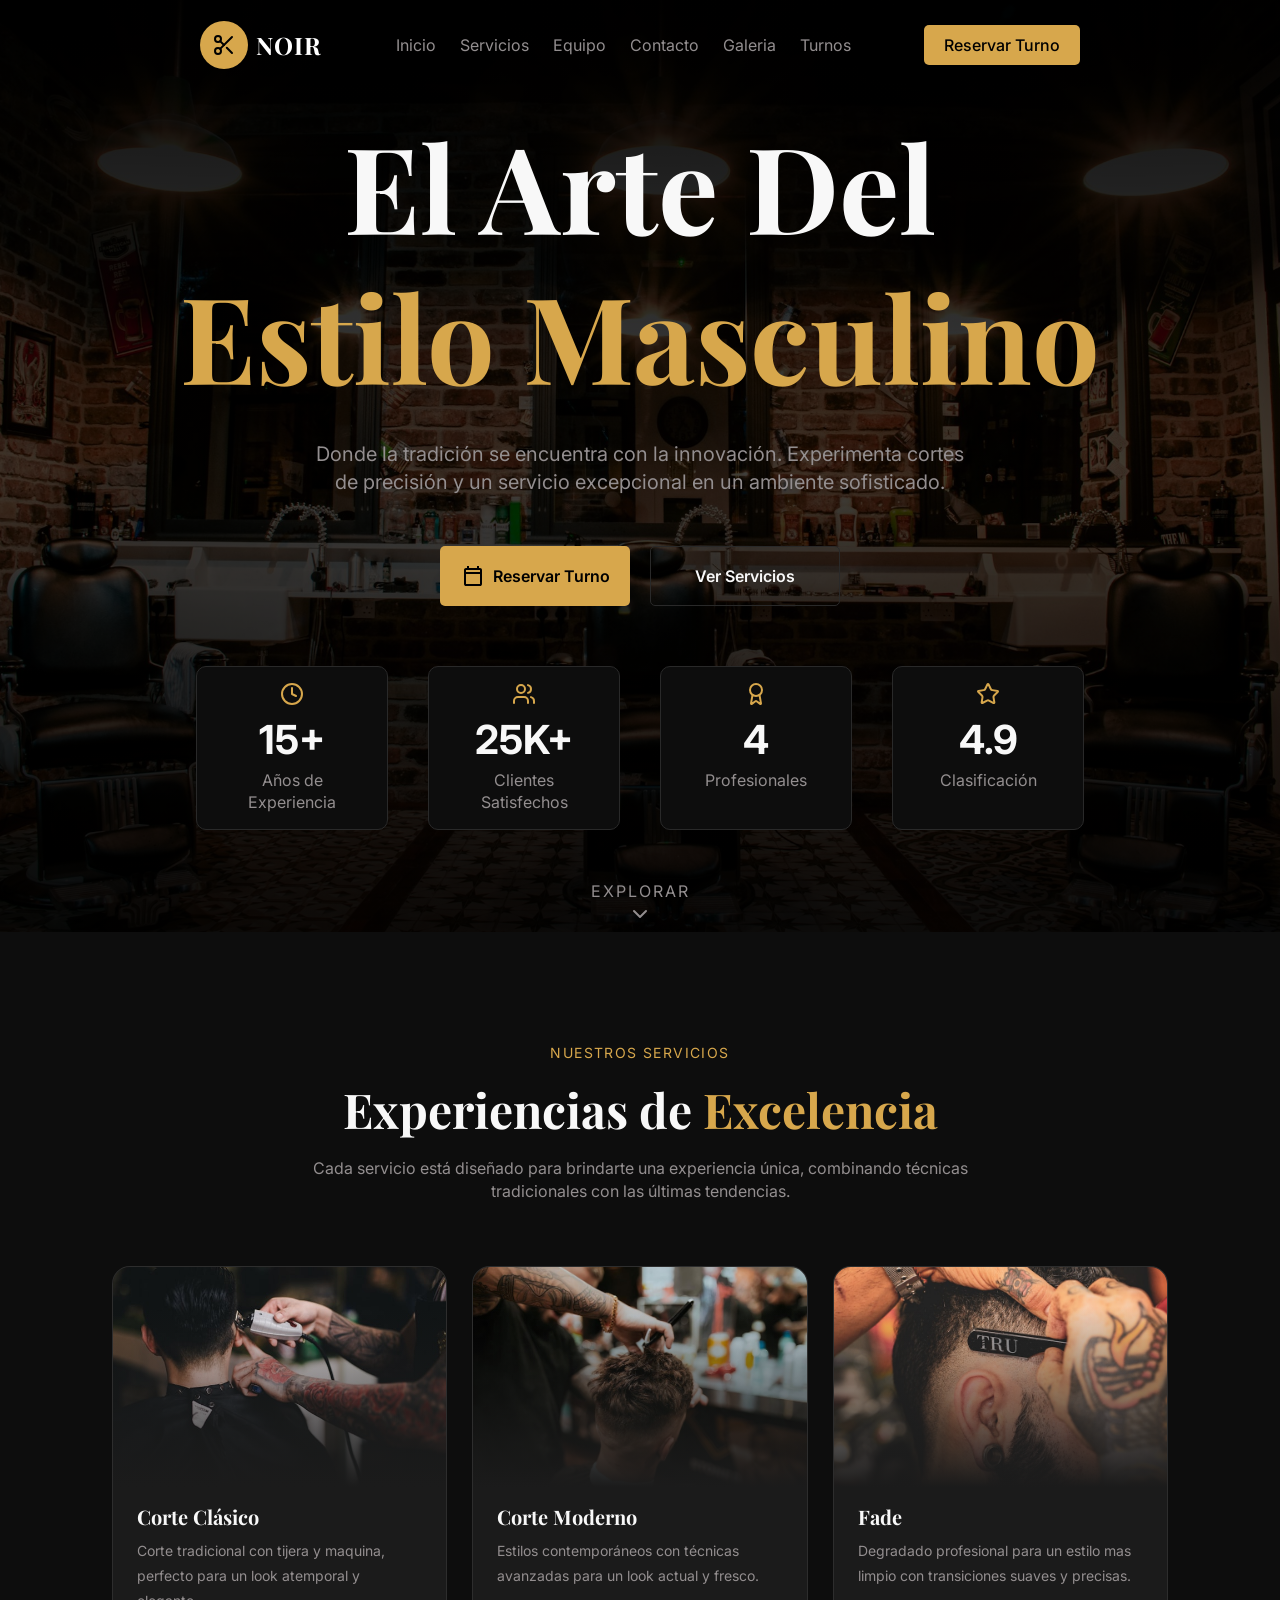
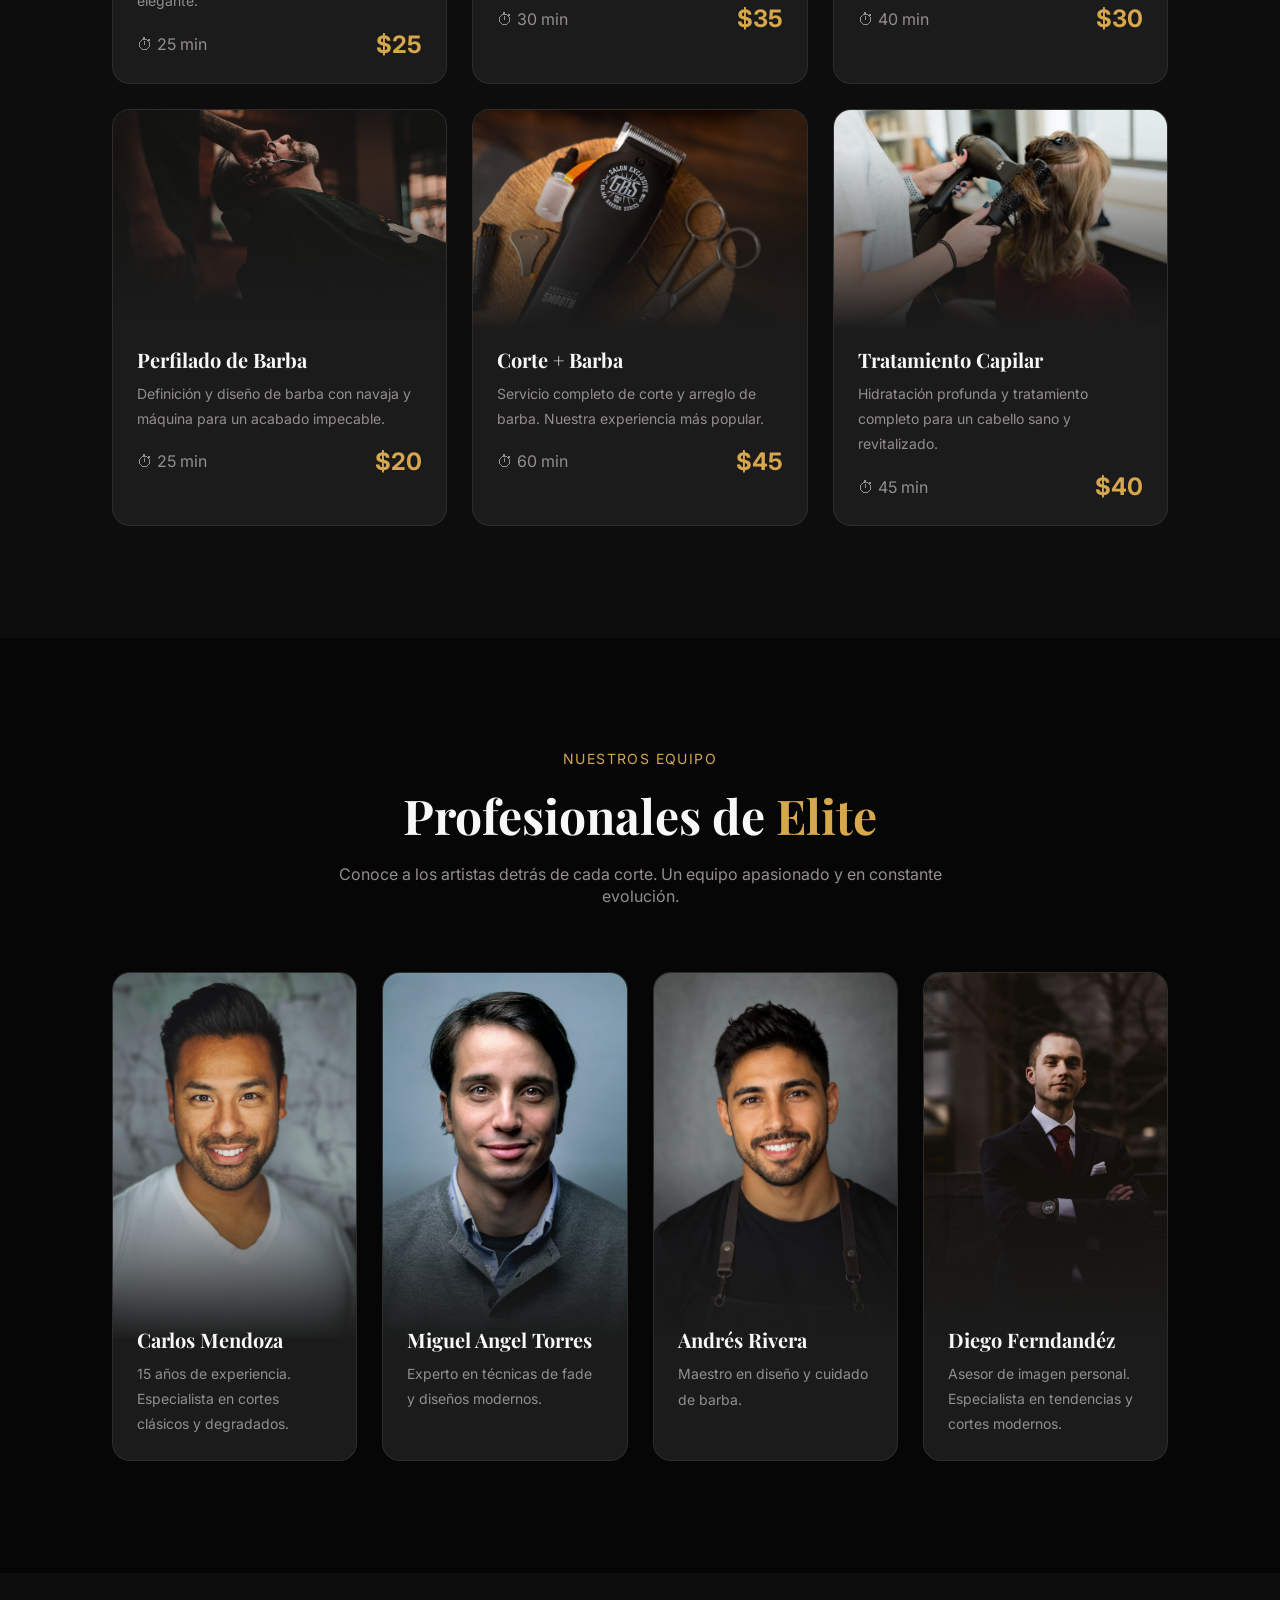
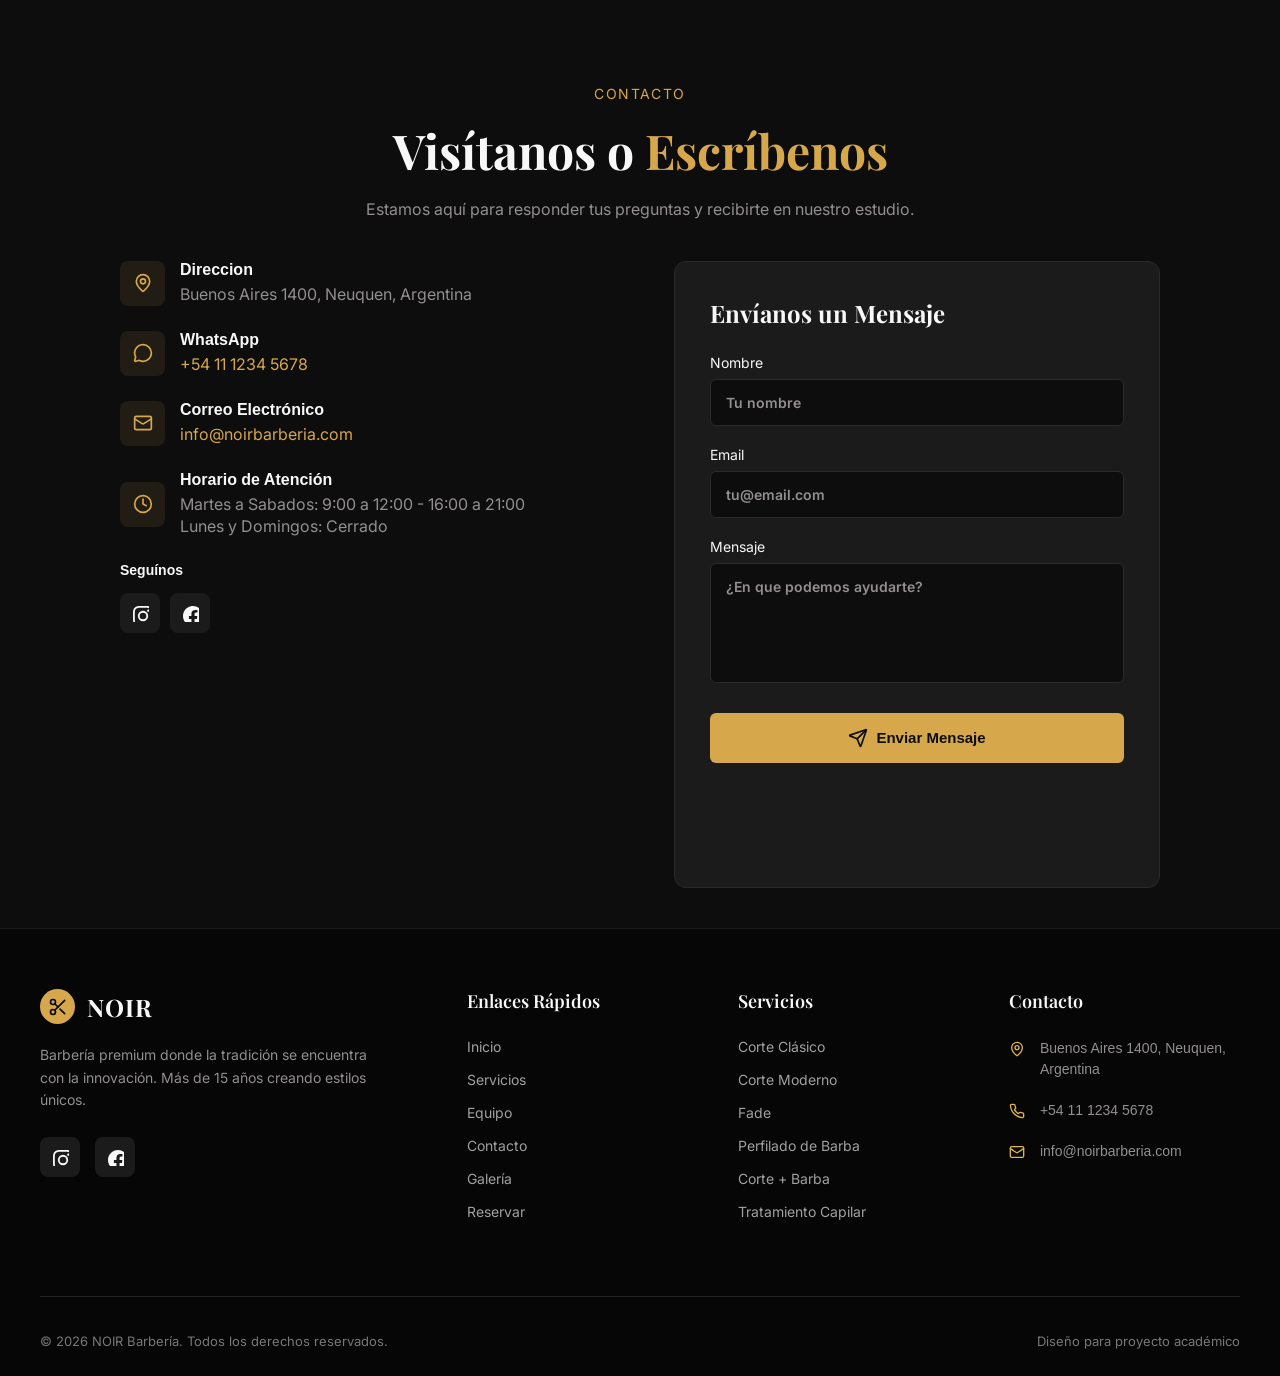
<file: index.html>
<!DOCTYPE html>
<html lang="en">
<head>
    <meta charset="UTF-8">
    <meta name="viewport" content="width=device-width, initial-scale=1.0">
    <title>Inicio - DOIR</title>
    <link rel="stylesheet" href="style.css">
    <link rel="stylesheet" href="header.css">
    <link rel="stylesheet" href="footer.css">
    <link rel="shortcut icon" href="assets/logo.png" type="image/x-icon">
</head>
<body>
    <!-- ENCABEZADO -->
    <nav>
        <a href="#hero">
            <span id="logo"><svg xmlns="http://www.w3.org/2000/svg" width="24" height="24" viewBox="0 0 24 24" fill="none" stroke="currentColor" stroke-width="2" stroke-linecap="round" stroke-linejoin="round" class="lucide lucide-scissors-icon lucide-scissors"><circle cx="6" cy="6" r="3"/><path d="M8.12 8.12 12 12"/><path d="M20 4 8.12 15.88"/><circle cx="6" cy="18" r="3"/><path d="M14.8 14.8 20 20"/></svg></span>
            <span id="logo-texto">NOIR</span>
        </a>
        <ul>
            <li><a href="#hero">Inicio</a></li>
            <li><a href="#servicios">Servicios</a></li>
            <li><a href="#equipo">Equipo</a></li>
            <li><a href="#contacto">Contacto</a></li>
            <li><a href="/galeria.html">Galeria</a></li>
            <li><a href="/turnos.html">Turnos</a></li>
        </ul>

        <a href="/turnos.html" id="boton-reservar">Reservar Turno</a>

        <button id="boton-menu" type="button" aria-label="Abrir menú" aria-expanded="false"><svg xmlns="http://www.w3.org/2000/svg" width="24" height="24" viewBox="0 0 24 24" fill="none" stroke="currentColor" stroke-width="2" stroke-linecap="round" stroke-linejoin="round"><path d="M4 6h16"/><path d="M4 12h16"/><path d="M4 18h16"/></svg></button>
    </nav>
    <!-- FIN ENCABEZADO -->
    <!-- HERO -->
    <section class="hero" id="hero">

        <h1>El Arte Del<br><span class="resaltado">Estilo Masculino</span></h1>

        <p>Donde la tradición se encuentra con la innovación. Experimenta cortes <br> de precisión y un servicio excepcional en un ambiente sofisticado.</p>

        <div class="botones-hero">
            <a href="/turnos.html" class="botones-ind-hero" id="boton1-hero"><svg xmlns="http://www.w3.org/2000/svg" height="24px" viewBox="0 -960 960 960" width="24px" fill="#e3e3e3"><path d="M200-80q-33 0-56.5-23.5T120-160v-560q0-33 23.5-56.5T200-800h40v-80h80v80h320v-80h80v80h40q33 0 56.5 23.5T840-720v560q0 33-23.5 56.5T760-80H200Zm0-80h560v-400H200v400Zm0-480h560v-80H200v80Zm0 0v-80 80Z"/></svg> Reservar Turno</a>
            <a href="#servicios" class="botones-ind-hero" id="boton2-hero">Ver Servicios</a>
        </div>

        <div class="tajertas-hero">
            <div class="tarjeta-individual-hero">
                <span><svg xmlns="http://www.w3.org/2000/svg" width="24" height="24" viewBox="0 0 24 24" fill="none" stroke="currentColor" stroke-width="2" stroke-linecap="round" stroke-linejoin="round" class="lucide lucide-clock-icon lucide-clock"><circle cx="12" cy="12" r="10"/><path d="M12 6v6l4 2"/></svg></span>
                <h4>15+</h4>
                <p>Años de Experiencia</p>
            </div>
            <div class="tarjeta-individual-hero">
                <span><svg xmlns="http://www.w3.org/2000/svg" width="24" height="24" viewBox="0 0 24 24" fill="none" stroke="currentColor" stroke-width="2" stroke-linecap="round" stroke-linejoin="round" class="lucide lucide-users-icon lucide-users"><path d="M16 21v-2a4 4 0 0 0-4-4H6a4 4 0 0 0-4 4v2"/><path d="M16 3.128a4 4 0 0 1 0 7.744"/><path d="M22 21v-2a4 4 0 0 0-3-3.87"/><circle cx="9" cy="7" r="4"/></svg></span>
                <h4>25K+</h4>
                <p>Clientes Satisfechos</p>
            </div>
            <div class="tarjeta-individual-hero">
                <span><svg xmlns="http://www.w3.org/2000/svg" width="24" height="24" viewBox="0 0 24 24" fill="none" stroke="currentColor" stroke-width="2" stroke-linecap="round" stroke-linejoin="round" class="lucide lucide-award-icon lucide-award"><path d="m15.477 12.89 1.515 8.526a.5.5 0 0 1-.81.47l-3.58-2.687a1 1 0 0 0-1.197 0l-3.586 2.686a.5.5 0 0 1-.81-.469l1.514-8.526"/><circle cx="12" cy="8" r="6"/></svg></span>
                <h4>4</h4>
                <p>Profesionales</p>
            </div>
            <div class="tarjeta-individual-hero">
                <span><svg xmlns="http://www.w3.org/2000/svg" width="24" height="24" viewBox="0 0 24 24" fill="none" stroke="currentColor" stroke-width="2" stroke-linecap="round" stroke-linejoin="round" class="lucide lucide-star-icon lucide-star"><path d="M11.525 2.295a.53.53 0 0 1 .95 0l2.31 4.679a2.123 2.123 0 0 0 1.595 1.16l5.166.756a.53.53 0 0 1 .294.904l-3.736 3.638a2.123 2.123 0 0 0-.611 1.878l.882 5.14a.53.53 0 0 1-.771.56l-4.618-2.428a2.122 2.122 0 0 0-1.973 0L6.396 21.01a.53.53 0 0 1-.77-.56l.881-5.139a2.122 2.122 0 0 0-.611-1.879L2.16 9.795a.53.53 0 0 1 .294-.906l5.165-.755a2.122 2.122 0 0 0 1.597-1.16z"/></svg></span>
                <h4>4.9</h4>
                <p>Clasificación</p>
            </div>
        </div>

        <div class="explorar-hero">
            <p>EXPLORAR</p>
            <svg xmlns="http://www.w3.org/2000/svg" width="24" height="24" viewBox="0 0 24 24" fill="none" stroke="currentColor" stroke-width="2" stroke-linecap="round" stroke-linejoin="round" class="lucide lucide-chevron-down-icon lucide-chevron-down"><path d="m6 9 6 6 6-6"/></svg>
        </div>
    </section>
    <!-- FIN HERO -->
    <!-- SERVICIOS -->

    <section class="servicios" id="servicios">
        <h6>NUESTROS SERVICIOS</h6>
        <h2>Experiencias de <span class="resaltado">Excelencia</span></h2>
        <p>
            Cada servicio está diseñado para brindarte una experiencia única,
            combinando técnicas <br>
            tradicionales con las últimas tendencias.
        </p>
        <div class="cards">
            <div class="cards-individual">
                <div class="card-img">
                    <img src="/assets/servicios/clasico.jpg" alt="Corte Clásico">
                </div>
                <div class="card-content">
                    <h6>Corte Clásico</h6>
                    <p class="descripcion">
                        Corte tradicional con tijera y maquina, perfecto para un look atemporal y elegante.
                    </p>
                    <div class="card-footer">
                        <span class="tiempo">⏱ 25 min</span>
                        <span class="precio">$25</span>
                    </div>
                </div>
            </div>
            <div class="cards-individual">
                <div class="card-img">
                    <img src="/assets/servicios/moderno.jpg" alt="Corte Moderno">
                </div>
                <div class="card-content">
                    <h6>Corte Moderno</h6>
                    <p class="descripcion">
                        Estilos contemporáneos con técnicas avanzadas para un look actual y fresco.
                    </p>
                    <div class="card-footer">
                        <span class="tiempo">⏱ 30 min</span>
                        <span class="precio">$35</span>
                    </div>
                </div>
            </div>
            <div class="cards-individual">
                <div class="card-img">
                    <img src="/assets/servicios/fade.jpg" alt="Fade">
                </div>
                <div class="card-content">
                    <h6>Fade</h6>
                    <p class="descripcion">
                        Degradado profesional para un estilo mas limpio con transiciones suaves y precisas.
                    </p>
                    <div class="card-footer">
                        <span class="tiempo">⏱ 40 min</span>
                        <span class="precio">$30</span>
                    </div>
                </div>
            </div>
            <div class="cards-individual">
                <div class="card-img">
                    <img src="/assets/servicios/barba.jpg" alt="Perfilado de Barba">
                </div>
                <div class="card-content">
                    <h6>Perfilado de Barba</h6>
                    <p class="descripcion">
                        Definición y diseño de barba con navaja y máquina para un acabado impecable.
                    </p>
                    <div class="card-footer">
                        <span class="tiempo">⏱ 25 min</span>
                        <span class="precio">$20</span>
                    </div>
                </div>
            </div>
            <div class="cards-individual">
                <div class="card-img">
                    <img src="/assets/servicios/barbaYCorte.jpg" alt="Corte + Barba">
                </div>
                <div class="card-content">
                    <h6>Corte + Barba</h6>
                    <p class="descripcion">
                        Servicio completo de corte y arreglo de barba. Nuestra experiencia más popular.
                    </p>
                    <div class="card-footer">
                        <span class="tiempo">⏱ 60 min</span>
                        <span class="precio">$45</span>
                    </div>
                </div>
            </div>
            <div class="cards-individual">
                <div class="card-img">
                    <img src="/assets/servicios/capilar.jpg" alt="Tratamiento Capilar">
                </div>
                <div class="card-content">
                    <h6>Tratamiento Capilar</h6>
                    <p class="descripcion">
                        Hidratación profunda y tratamiento completo para un cabello sano y revitalizado.
                    </p>
                    <div class="card-footer">
                        <span class="tiempo">⏱ 45 min</span>
                        <span class="precio">$40</span>
                    </div>
                </div>
            </div>
        </div>
    </section>
    <!-- FIN SERVICIOS -->
    <!-- EQUIPO -->
    <section class="equipo" id="equipo">
        <h6>NUESTROS EQUIPO</h6>
        <h2>Profesionales de <span class="resaltado">Elite</span></h2>
        <p>
        Conoce a los artistas detrás de cada corte. Un equipo apasionado y en constante <br> evolución.
        </p>
        <div class="cards">
        <div class="cards-individual">
            <div class="card-img">
                <img src="/assets/equipo/carlos.jpg" alt="Perfilado de Barba">
            </div>
            <div class="card-content">
                <h6>Carlos Mendoza</h6>
                <p class="descripcion">
                15 años de experiencia. Especialista en cortes clásicos y degradados.
                </p>
            </div>
            </div>
            <div class="cards-individual">
                <div class="card-img">
                    <img src="/assets/equipo/miguel.jpg" alt="Perfilado de Barba">
                </div>
                <div class="card-content">
                    <h6>Miguel Angel Torres</h6>
                    <p class="descripcion">
                        Experto en técnicas de fade y diseños modernos.
                    </p>
                </div>
            </div>
            <div class="cards-individual">
                <div class="card-img">
                    <img src="/assets/equipo/andres.jpg" alt="Perfilado de Barba">
                </div>
                <div class="card-content">
                    <h6>Andrés Rivera</h6>
                    <p class="descripcion">
                        Maestro en diseño y cuidado de barba.
                    </p>
                </div>
            </div>
            <div class="cards-individual">
                <div class="card-img">
                    <img src="/assets/equipo/diego.jpg" alt="Perfilado de Barba">
                </div>
                <div class="card-content">
                    <h6>Diego Ferndandéz</h6>
                    <p class="descripcion">
                        Asesor de imagen personal. Especialista en tendencias y cortes modernos.
                    </p>
                </div>
            </div>
        </div>
    </section>
    <!-- FIN EQUIPO -->
    <!-- CONTACTO -->
    <section class="contacto" id="contacto">
        <h6>CONTACTO</h6>
        <h2>Visítanos o <span class="resaltado">Escríbenos</span></h2>
        <p>
        Estamos aquí para responder tus preguntas y recibirte en nuestro estudio.
        </p>
        <div class="info">
            <div class="izquierda">
                <div class="contacto-info">
                    <span><svg xmlns="http://www.w3.org/2000/svg" width="24" height="24" viewBox="0 0 24 24" fill="none" stroke="currentColor" stroke-width="2" stroke-linecap="round" stroke-linejoin="round" class="lucide lucide-map-pin-icon lucide-map-pin"><path d="M20 10c0 4.993-5.539 10.193-7.399 11.799a1 1 0 0 1-1.202 0C9.539 20.193 4 14.993 4 10a8 8 0 0 1 16 0"/><circle cx="12" cy="10" r="3"/></svg></span>
                    <span>Direccion</span>
                    <p>Buenos Aires 1400, Neuquen, Argentina</p>
                </div>
                <div class="contacto-info">
                    <span><svg xmlns="http://www.w3.org/2000/svg" width="24" height="24" viewBox="0 0 24 24" fill="none" stroke="currentColor" stroke-width="2" stroke-linecap="round" stroke-linejoin="round" class="lucide lucide-message-circle-icon lucide-message-circle"><path d="M2.992 16.342a2 2 0 0 1 .094 1.167l-1.065 3.29a1 1 0 0 0 1.236 1.168l3.413-.998a2 2 0 0 1 1.099.092 10 10 0 1 0-4.777-4.719"/></svg></span>
                    <span>WhatsApp</span>
                    <p><a href="https://wa.me/+54 11 1234 5678" target="_blank">+54 11 1234 5678</a></p>
                </div>
                <div class="contacto-info">
                    <span><svg xmlns="http://www.w3.org/2000/svg" width="24" height="24" viewBox="0 0 24 24" fill="none" stroke="currentColor" stroke-width="2" stroke-linecap="round" stroke-linejoin="round" class="lucide lucide-mail-icon lucide-mail"><path d="m22 7-8.991 5.727a2 2 0 0 1-2.009 0L2 7"/><rect x="2" y="4" width="20" height="16" rx="2"/></svg></span>
                    <span>Correo Electrónico</span>
                    <p><a href="mailto:info@noirbarberia.com" target="_blank">info@noirbarberia.com</a></p>
                </div>
                <div class="contacto-info">
                    <span><svg xmlns="http://www.w3.org/2000/svg" width="24" height="24" viewBox="0 0 24 24" fill="none" stroke="currentColor" stroke-width="2" stroke-linecap="round" stroke-linejoin="round" class="lucide lucide-clock-icon lucide-clock"><circle cx="12" cy="12" r="10"/><path d="M12 6v6l4 2"/></svg></span>
                    <span>Horario de Atención</span>
                    <p>Martes a Sabados: 9:00 a 12:00 - 16:00 a 21:00 <br> Lunes y Domingos: Cerrado</p>
                </div>
                <div class="seguinos">
                <h4>Seguínos</h4>
                <div>
                    <a
                    href="https://www.instagram.com/alumnosfai/"
                    target="_blank"
                    rel="noopener noreferrer"
                    >
                    <svg>
                        <path d="M12.315 2c2.43 0 2.784.013 3.808.06 1.064.049 1.791.218 2.427.465a4.902 4.902 0 011.772 1.153 4.902 4.902 0 011.153 1.772c.247.636.416 1.363.465 2.427.048 1.067.06 1.407.06 4.123v.08c0 2.643-.012 2.987-.06 4.043-.049 1.064-.218 1.791-.465 2.427a4.902 4.902 0 01-1.153 1.772 4.902 4.902 0 01-1.772 1.153c-.636.247-1.363.416-2.427.465-1.067.048-1.407.06-4.123.06h-.08c-2.643 0-2.987-.012-4.043-.06-1.064-.049-1.791-.218-2.427-.465a4.902 4.902 0 01-1.772-1.153 4.902 4.902 0 01-1.153-1.772c-.247-.636-.416-1.363-.465-2.427-.047-1.024-.06-1.379-.06-3.808v-.63c0-2.43.013-2.784.06-3.808.049-1.064.218-1.791.465-2.427a4.902 4.902 0 011.153-1.772A4.902 4.902 0 015.45 2.525c.636-.247 1.363-.416 2.427-.465C8.901 2.013 9.256 2 11.685 2h.63zm-.081 1.802h-.468c-2.456 0-2.784.011-3.807.058-.975.045-1.504.207-1.857.344-.467.182-.8.398-1.15.748-.35.35-.566.683-.748 1.15-.137.353-.3.882-.344 1.857-.047 1.023-.058 1.351-.058 3.807v.468c0 2.456.011 2.784.058 3.807.045.975.207 1.504.344 1.857.182.466.399.8.748 1.15.35.35.683.566 1.15.748.353.137.882.3 1.857.344 1.054.048 1.37.058 4.041.058h.08c2.597 0 2.917-.01 3.96-.058.976-.045 1.505-.207 1.858-.344.466-.182.8-.398 1.15-.748.35-.35.566-.683.748-1.15.137-.353.3-.882.344-1.857.048-1.055.058-1.37.058-4.041v-.08c0-2.597-.01-2.917-.058-3.96-.045-.976-.207-1.505-.344-1.858a3.097 3.097 0 00-.748-1.15 3.098 3.098 0 00-1.15-.748c-.353-.137-.882-.3-1.857-.344-1.023-.047-1.351-.058-3.807-.058zM12 6.865a5.135 5.135 0 110 10.27 5.135 5.135 0 010-10.27zm0 1.802a3.333 3.333 0 100 6.666 3.333 3.333 0 000-6.666zm5.338-3.205a1.2 1.2 0 110 2.4 1.2 1.2 0 010-2.4z" />
                    </svg>
                    </a>
                    <a
                    href="https://facebook.com"
                    target="_blank"
                    rel="noopener noreferrer"
                    >
                    <svg>
                        <path d="M22 12c0-5.523-4.477-10-10-10S2 6.477 2 12c0 4.991 3.657 9.128 8.438 9.878v-6.987h-2.54V12h2.54V9.797c0-2.506 1.492-3.89 3.777-3.89 1.094 0 2.238.195 2.238.195v2.46h-1.26c-1.243 0-1.63.771-1.63 1.562V12h2.773l-.443 2.89h-2.33v6.988C18.343 21.128 22 16.991 22 12z" />
                    </svg>
                    </a>
                </div>
                </div>
                <div class="mapa">
                    <iframe src="https://www.google.com/maps/embed?pb=!1m18!1m12!1m3!1d6206.57893315101!2d-68.06008302443514!3d-38.940214971714965!2m3!1f0!2f0!3f0!3m2!1i1024!2i768!4f13.1!3m3!1m2!1s0x960a33dd0484dd67%3A0x9e60fc4430f72077!2sUniversidad%20Nacional%20del%20Comahue!5e0!3m2!1ses!2sar!4v1782312269543!5m2!1ses!2sar" width="600" height="450" style="border:0;" allowfullscreen="" loading="lazy" referrerpolicy="strict-origin-when-cross-origin"></iframe>
                </div>
            </div>
            <div class="derecha">
                <form id="contact-form" action="" method="post">
                    <h2>Envíanos un Mensaje</h2>
                    <label for="nombre">Nombre</label>
                    <input type="text" name="nombre" id="nombre" placeholder="Tu nombre" required>
                    <label for="email">Email</label>
                    <input type="email" name="email" id="email" placeholder="tu@email.com" required>
                    <label for="mensaje">Mensaje</label>
                    <textarea name="mensaje" id="mensaje" rows="3" placeholder="¿En que podemos ayudarte?" required></textarea>
                    <button type="submit">
                        <svg xmlns="http://www.w3.org/2000/svg" width="20" height="20" viewBox="0 0 24 24" fill="none" stroke="currentColor" stroke-width="2" stroke-linecap="round" stroke-linejoin="round"><path d="M14.536 21.686a.5.5 0 0 0 .937-.024l6.5-19a.496.496 0 0 0-.635-.635l-19 6.5a.5.5 0 0 0-.024.937l7.93 3.18a2 2 0 0 1 1.112 1.11z"/><path d="m21.854 2.147-10.94 10.939"/></svg>
                        Enviar Mensaje
                    </button>
                </form>
            
                <!-- Mensaje enviad -->
                <div id="contact-success">
                    <div class="success-icon">
                        <svg xmlns="http://www.w3.org/2000/svg" width="28" height="28" viewBox="0 0 24 24" fill="none" stroke="currentColor" stroke-width="2" stroke-linecap="round" stroke-linejoin="round"><path d="M14.536 21.686a.5.5 0 0 0 .937-.024l6.5-19a.496.496 0 0 0-.635-.635l-19 6.5a.5.5 0 0 0-.024.937l7.93 3.18a2 2 0 0 1 1.112 1.11z"/><path d="m21.854 2.147-10.94 10.939"/></svg>
                    </div>
                    <h3>¡Mensaje Enviado!</h3>
                    <p>Te responderemos a la brevedad.</p>
                </div>
            </div>
        </div> 
    </section>
    <!-- FIN CONTACTO -->
    <!-- FOOTER -->
    <footer class="site-footer">
        <div class="footer-container">

            <div class="footer-top">

                <div class="footer-col brand-col">
                    <div class="footer-logo">
                        <span class="logo-icon">
                            <svg xmlns="http://www.w3.org/2000/svg" width="20" height="20" viewBox="0 0 24 24" fill="none" stroke="currentColor" stroke-width="2" stroke-linecap="round" stroke-linejoin="round"><circle cx="6" cy="6" r="3"/><circle cx="6" cy="18" r="3"/><line x1="20" y1="4" x2="8.12" y2="15.88"/><line x1="14.47" y1="14.48" x2="20" y2="20"/><line x1="8.12" y1="8.12" x2="12" y2="12"/></svg>
                        </span>
                        <h3>NOIR</h3>
                    </div>
                    <p>Barbería premium donde la tradición se encuentra con la innovación. Más de 15 años creando estilos únicos.</p>
                    <div class="footer-socials">
                        <a
                    href="https://www.instagram.com/alumnosfai/"
                    target="_blank"
                    rel="noopener noreferrer"
                    >
                    <svg>
                        <path d="M12.315 2c2.43 0 2.784.013 3.808.06 1.064.049 1.791.218 2.427.465a4.902 4.902 0 011.772 1.153 4.902 4.902 0 011.153 1.772c.247.636.416 1.363.465 2.427.048 1.067.06 1.407.06 4.123v.08c0 2.643-.012 2.987-.06 4.043-.049 1.064-.218 1.791-.465 2.427a4.902 4.902 0 01-1.153 1.772 4.902 4.902 0 01-1.772 1.153c-.636.247-1.363.416-2.427.465-1.067.048-1.407.06-4.123.06h-.08c-2.643 0-2.987-.012-4.043-.06-1.064-.049-1.791-.218-2.427-.465a4.902 4.902 0 01-1.772-1.153 4.902 4.902 0 01-1.153-1.772c-.247-.636-.416-1.363-.465-2.427-.047-1.024-.06-1.379-.06-3.808v-.63c0-2.43.013-2.784.06-3.808.049-1.064.218-1.791.465-2.427a4.902 4.902 0 011.153-1.772A4.902 4.902 0 015.45 2.525c.636-.247 1.363-.416 2.427-.465C8.901 2.013 9.256 2 11.685 2h.63zm-.081 1.802h-.468c-2.456 0-2.784.011-3.807.058-.975.045-1.504.207-1.857.344-.467.182-.8.398-1.15.748-.35.35-.566.683-.748 1.15-.137.353-.3.882-.344 1.857-.047 1.023-.058 1.351-.058 3.807v.468c0 2.456.011 2.784.058 3.807.045.975.207 1.504.344 1.857.182.466.399.8.748 1.15.35.35.683.566 1.15.748.353.137.882.3 1.857.344 1.054.048 1.37.058 4.041.058h.08c2.597 0 2.917-.01 3.96-.058.976-.045 1.505-.207 1.858-.344.466-.182.8-.398 1.15-.748.35-.35.566-.683.748-1.15.137-.353.3-.882.344-1.857.048-1.055.058-1.37.058-4.041v-.08c0-2.597-.01-2.917-.058-3.96-.045-.976-.207-1.505-.344-1.858a3.097 3.097 0 00-.748-1.15 3.098 3.098 0 00-1.15-.748c-.353-.137-.882-.3-1.857-.344-1.023-.047-1.351-.058-3.807-.058zM12 6.865a5.135 5.135 0 110 10.27 5.135 5.135 0 010-10.27zm0 1.802a3.333 3.333 0 100 6.666 3.333 3.333 0 000-6.666zm5.338-3.205a1.2 1.2 0 110 2.4 1.2 1.2 0 010-2.4z" />
                    </svg>
                    </a>
                    <a
                    href="https://facebook.com"
                    target="_blank"
                    rel="noopener noreferrer"
                    >
                    <svg>
                        <path d="M22 12c0-5.523-4.477-10-10-10S2 6.477 2 12c0 4.991 3.657 9.128 8.438 9.878v-6.987h-2.54V12h2.54V9.797c0-2.506 1.492-3.89 3.777-3.89 1.094 0 2.238.195 2.238.195v2.46h-1.26c-1.243 0-1.63.771-1.63 1.562V12h2.773l-.443 2.89h-2.33v6.988C18.343 21.128 22 16.991 22 12z" />
                    </svg>
                    </a>
                    </div>
                </div>

                <div class="footer-col links-col">
                    <h4>Enlaces Rápidos</h4>
                    <ul>
                        <li><a href="#hero">Inicio</a></li>
                        <li><a href="#servicios">Servicios</a></li>
                        <li><a href="#equipo">Equipo</a></li>
                        <li><a href="#contacto">Contacto</a></li>
                        <li><a href="/galeria.html">Galería</a></li>
                        <li><a href="/turnos.html">Reservar</a></li>
                    </ul>
                </div>

                <div class="footer-col links-col">
                    <h4>Servicios</h4>
                    <ul>
                        <li><a href="#servicios">Corte Clásico</a></li>
                        <li><a href="#servicios">Corte Moderno</a></li>
                        <li><a href="#servicios">Fade</a></li>
                        <li><a href="#servicios">Perfilado de Barba</a></li>
                        <li><a href="#servicios">Corte + Barba</a></li>
                        <li><a href="#servicios">Tratamiento Capilar</a></li>
                    </ul>
                </div>

                <div class="footer-col contact-col">
                    <h4>Contacto</h4>
                    <ul>
                        <li>
                            <svg xmlns="http://www.w3.org/2000/svg" width="16" height="16" viewBox="0 0 24 24" fill="none" stroke="#dfb350" stroke-width="2" stroke-linecap="round" stroke-linejoin="round"><path d="M20 10c0 4.993-5.539 10.193-7.399 11.799a1 1 0 0 1-1.202 0C9.539 20.193 4 14.993 4 10a8 8 0 0 1 16 0"/><circle cx="12" cy="10" r="3"/></svg>
                            <span>Buenos Aires 1400, Neuquen, Argentina</span>
                        </li>
                        <li>
                            <svg xmlns="http://www.w3.org/2000/svg" width="16" height="16" viewBox="0 0 24 24" fill="none" stroke="#dfb350" stroke-width="2" stroke-linecap="round" stroke-linejoin="round"><path d="M22 16.92v3a2 2 0 0 1-2.18 2 19.79 19.79 0 0 1-8.63-3.07 19.5 19.5 0 0 1-6-6 19.79 19.79 0 0 1-3.07-8.67A2 2 0 0 1 4.11 2h3a2 2 0 0 1 2 1.72 12.84 12.84 0 0 0 .7 2.81 2 2 0 0 1-.45 2.11L8.09 9.91a16 16 0 0 0 6 6l1.27-1.27a2 2 0 0 1 2.11-.45 12.84 12.84 0 0 0 2.81.7A2 2 0 0 1 22 16.92z"/></svg>
                            <span>+54 11 1234 5678</span>
                        </li>
                        <li>
                            <svg xmlns="http://www.w3.org/2000/svg" width="16" height="16" viewBox="0 0 24 24" fill="none" stroke="#dfb350" stroke-width="2" stroke-linecap="round" stroke-linejoin="round"><rect x="2" y="4" width="20" height="16" rx="2"/><path d="m22 7-8.991 5.727a2 2 0 0 1-2.009 0L2 7"/></svg>
                            <span>info@noirbarberia.com</span>
                        </li>
                    </ul>
                </div>

            </div>

            <div class="footer-bottom">
                <p>&copy; 2026 NOIR Barbería. Todos los derechos reservados.</p>
                <p>Diseño para proyecto académico</p>
            </div>

        </div>
    </footer> 
    <script src="script.js"></script>
</body>
</html>
</file>
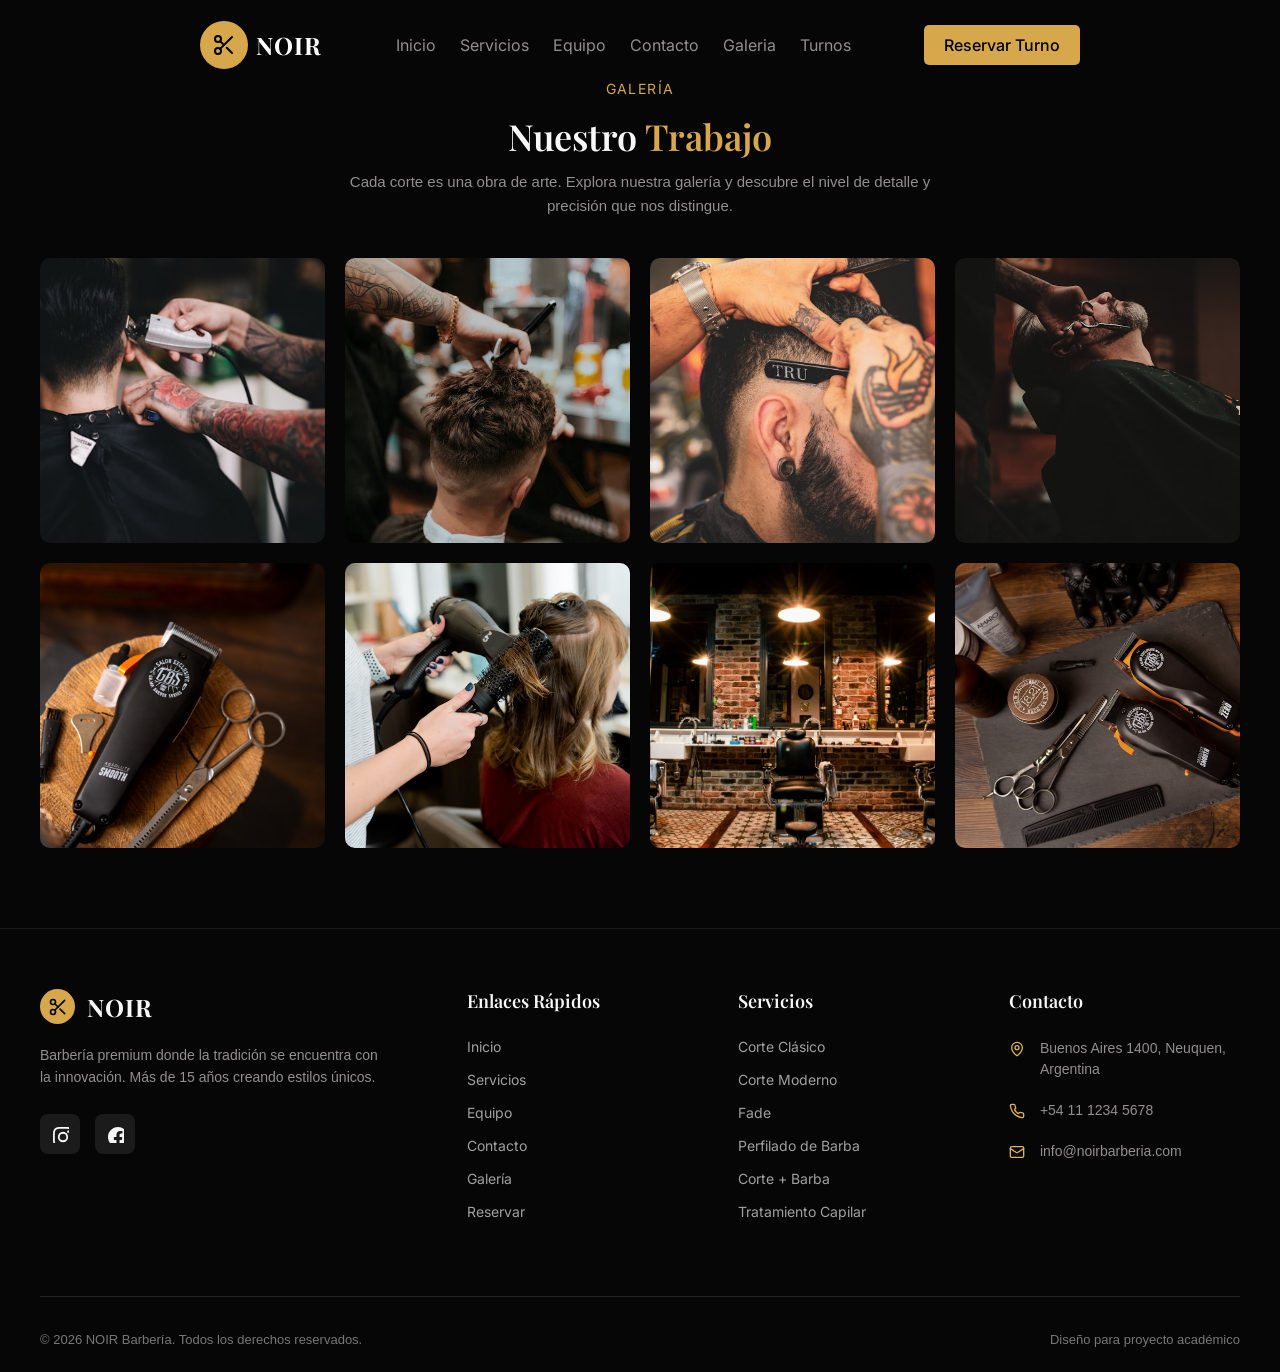
<file: galeria.html>
<!DOCTYPE html>
<html lang="en">
<head>
    <meta charset="UTF-8">
    <meta name="viewport" content="width=device-width, initial-scale=1.0">
    <title>Galeria - DOIR</title>
    <link rel="stylesheet" href="css/galeria.css">
    <link rel="stylesheet" href="header.css">
    <link rel="stylesheet" href="footer.css">
    <link rel="shortcut icon" href="assets/logo.png" type="image/x-icon">
</head>
<body>
    <!-- ENCABEZADO -->
    <nav>
        <a href="/index.html">
            <span id="logo"><svg xmlns="http://www.w3.org/2000/svg" width="24" height="24" viewBox="0 0 24 24" fill="none" stroke="currentColor" stroke-width="2" stroke-linecap="round" stroke-linejoin="round" class="lucide lucide-scissors-icon lucide-scissors"><circle cx="6" cy="6" r="3"/><path d="M8.12 8.12 12 12"/><path d="M20 4 8.12 15.88"/><circle cx="6" cy="18" r="3"/><path d="M14.8 14.8 20 20"/></svg></span>
            <span id="logo-texto">NOIR</span>
        </a>
        <ul>
            <li><a href="/index.html">Inicio</a></li>
            <li><a href="/index.html">Servicios</a></li>
            <li><a href="/index.html">Equipo</a></li>
            <li><a href="/index.html">Contacto</a></li>
            <li><a href="#galeria">Galeria</a></li>
            <li><a href="/turnos.html">Turnos</a></li>
        </ul>

        <a href="/turnos.html" id="boton-reservar">Reservar Turno</a>

        <button id="boton-menu" type="button" aria-label="Abrir menú" aria-expanded="false"><svg xmlns="http://www.w3.org/2000/svg" width="24" height="24" viewBox="0 0 24 24" fill="none" stroke="currentColor" stroke-width="2" stroke-linecap="round" stroke-linejoin="round"><path d="M4 6h16"/><path d="M4 12h16"/><path d="M4 18h16"/></svg></button>
    </nav>
    <!-- FIN ENCABEZADO -->
    <!-- GALERIA -->
    <section class="galeria" id="galeria">
        <div class="galeria-header">
            <span class="galeria-subtitle">GALERÍA</span>
            <h2>Nuestro <span class="resaltado">Trabajo</span></h2>
            <p>Cada corte es una obra de arte. Explora nuestra galería y descubre el nivel de detalle y precisión que nos distingue.</p>
        </div>

        <div class="galeria-grid">

            <div class="galeria-item">
                <img src="/assets/servicios/clasico.jpg" alt="Corte Clásico">
                <div class="galeria-overlay">
                    <span class="overlay-categoria">CLÁSICO</span>
                    <h3 class="overlay-titulo">Corte clásico elegante</h3>
                </div>
            </div>
            
            <div class="galeria-item">
                <img src="/assets/servicios/moderno.jpg" alt="Estilo Moderno">
                <div class="galeria-overlay">
                    <span class="overlay-categoria">MODERNO</span>
                    <h3 class="overlay-titulo">Estilo moderno</h3>
                </div>
            </div>

            <div class="galeria-item">
                <img src="/assets/servicios/fade.jpg" alt="Fades">
                <div class="galeria-overlay">
                    <span class="overlay-categoria">FADE</span>
                    <h3 class="overlay-titulo">Fade profesional</h3>
                </div>
            </div>

            <div class="galeria-item">
                <img src="/assets/servicios/barba.jpg" alt="Barba">
                <div class="galeria-overlay">
                    <span class="overlay-categoria">BARBA</span>
                    <h3 class="overlay-titulo">Diseño de barba</h3>
                </div>
            </div>

            <div class="galeria-item">
                <img src="/assets/servicios/barbaYCorte.jpg" alt="Barba y Cortes">
                <div class="galeria-overlay">
                    <span class="overlay-categoria">COMBO</span>
                    <h3 class="overlay-titulo">Corte y barba completo</h3>
                </div>
            </div>

            <div class="galeria-item">
                <img src="/assets/servicios/capilar.jpg" alt="Secado">
                <div class="galeria-overlay">
                    <span class="overlay-categoria">TRATAMIENTO</span>
                    <h3 class="overlay-titulo">Peinado y secado</h3>
                </div>
            </div>

            <div class="galeria-item">
                <img src="/assets/servicios/estudio.jpg" alt="Local">
                <div class="galeria-overlay">
                    <span class="overlay-categoria">ESTUDIO</span>
                    <h3 class="overlay-titulo">Nuestro espacio</h3>
                </div>
            </div>

            <div class="galeria-item">
                <img src="/assets/servicios/herramientas.jpg" alt="Detalle">
                <div class="galeria-overlay">
                    <span class="overlay-categoria">DETALLE</span>
                    <h3 class="overlay-titulo">Nuestras herramientas</h3>
                </div>
            </div>

        </div>
    </section>
    <!-- FIN GALERIA -->
    <!-- FOOTER -->
    <footer class="site-footer">
        <div class="footer-container">

            <div class="footer-top">

                <div class="footer-col brand-col">
                    <div class="footer-logo">
                        <span class="logo-icon">
                            <svg xmlns="http://www.w3.org/2000/svg" width="20" height="20" viewBox="0 0 24 24" fill="none" stroke="currentColor" stroke-width="2" stroke-linecap="round" stroke-linejoin="round"><circle cx="6" cy="6" r="3"/><circle cx="6" cy="18" r="3"/><line x1="20" y1="4" x2="8.12" y2="15.88"/><line x1="14.47" y1="14.48" x2="20" y2="20"/><line x1="8.12" y1="8.12" x2="12" y2="12"/></svg>
                        </span>
                        <h3>NOIR</h3>
                    </div>
                    <p>Barbería premium donde la tradición se encuentra con la innovación. Más de 15 años creando estilos únicos.</p>
                    <div class="footer-socials">
                        <a
                    href="https://www.instagram.com/alumnosfai/"
                    target="_blank"
                    rel="noopener noreferrer"
                    >
                    <svg>
                        <path d="M12.315 2c2.43 0 2.784.013 3.808.06 1.064.049 1.791.218 2.427.465a4.902 4.902 0 011.772 1.153 4.902 4.902 0 011.153 1.772c.247.636.416 1.363.465 2.427.048 1.067.06 1.407.06 4.123v.08c0 2.643-.012 2.987-.06 4.043-.049 1.064-.218 1.791-.465 2.427a4.902 4.902 0 01-1.153 1.772 4.902 4.902 0 01-1.772 1.153c-.636.247-1.363.416-2.427.465-1.067.048-1.407.06-4.123.06h-.08c-2.643 0-2.987-.012-4.043-.06-1.064-.049-1.791-.218-2.427-.465a4.902 4.902 0 01-1.772-1.153 4.902 4.902 0 01-1.153-1.772c-.247-.636-.416-1.363-.465-2.427-.047-1.024-.06-1.379-.06-3.808v-.63c0-2.43.013-2.784.06-3.808.049-1.064.218-1.791.465-2.427a4.902 4.902 0 011.153-1.772A4.902 4.902 0 015.45 2.525c.636-.247 1.363-.416 2.427-.465C8.901 2.013 9.256 2 11.685 2h.63zm-.081 1.802h-.468c-2.456 0-2.784.011-3.807.058-.975.045-1.504.207-1.857.344-.467.182-.8.398-1.15.748-.35.35-.566.683-.748 1.15-.137.353-.3.882-.344 1.857-.047 1.023-.058 1.351-.058 3.807v.468c0 2.456.011 2.784.058 3.807.045.975.207 1.504.344 1.857.182.466.399.8.748 1.15.35.35.683.566 1.15.748.353.137.882.3 1.857.344 1.054.048 1.37.058 4.041.058h.08c2.597 0 2.917-.01 3.96-.058.976-.045 1.505-.207 1.858-.344.466-.182.8-.398 1.15-.748.35-.35.566-.683.748-1.15.137-.353.3-.882.344-1.857.048-1.055.058-1.37.058-4.041v-.08c0-2.597-.01-2.917-.058-3.96-.045-.976-.207-1.505-.344-1.858a3.097 3.097 0 00-.748-1.15 3.098 3.098 0 00-1.15-.748c-.353-.137-.882-.3-1.857-.344-1.023-.047-1.351-.058-3.807-.058zM12 6.865a5.135 5.135 0 110 10.27 5.135 5.135 0 010-10.27zm0 1.802a3.333 3.333 0 100 6.666 3.333 3.333 0 000-6.666zm5.338-3.205a1.2 1.2 0 110 2.4 1.2 1.2 0 010-2.4z" />
                    </svg>
                    </a>
                    <a
                    href="https://facebook.com"
                    target="_blank"
                    rel="noopener noreferrer"
                    >
                    <svg>
                        <path d="M22 12c0-5.523-4.477-10-10-10S2 6.477 2 12c0 4.991 3.657 9.128 8.438 9.878v-6.987h-2.54V12h2.54V9.797c0-2.506 1.492-3.89 3.777-3.89 1.094 0 2.238.195 2.238.195v2.46h-1.26c-1.243 0-1.63.771-1.63 1.562V12h2.773l-.443 2.89h-2.33v6.988C18.343 21.128 22 16.991 22 12z" />
                    </svg>
                    </a>
                    </div>
                </div>

                <div class="footer-col links-col">
                    <h4>Enlaces Rápidos</h4>
                    <ul>
                        <li><a href="/index.html">Inicio</a></li>
                        <li><a href="/index.html">Servicios</a></li>
                        <li><a href="/index.html">Equipo</a></li>
                        <li><a href="/index.html">Contacto</a></li>
                        <li><a href="/galeria.html">Galería</a></li>
                        <li><a href="/turnos.html">Reservar</a></li>
                    </ul>
                </div>

                <div class="footer-col links-col">
                    <h4>Servicios</h4>
                    <ul>
                        <li><a href="/index.html">Corte Clásico</a></li>
                        <li><a href="/index.html">Corte Moderno</a></li>
                        <li><a href="/index.html">Fade</a></li>
                        <li><a href="/index.html">Perfilado de Barba</a></li>
                        <li><a href="/index.html">Corte + Barba</a></li>
                        <li><a href="/index.html">Tratamiento Capilar</a></li>
                    </ul>
                </div>

                <div class="footer-col contact-col">
                    <h4>Contacto</h4>
                    <ul>
                        <li>
                            <svg xmlns="http://www.w3.org/2000/svg" width="16" height="16" viewBox="0 0 24 24" fill="none" stroke="#dfb350" stroke-width="2" stroke-linecap="round" stroke-linejoin="round"><path d="M20 10c0 4.993-5.539 10.193-7.399 11.799a1 1 0 0 1-1.202 0C9.539 20.193 4 14.993 4 10a8 8 0 0 1 16 0"/><circle cx="12" cy="10" r="3"/></svg>
                            <span>Buenos Aires 1400, Neuquen, Argentina</span>
                        </li>
                        <li>
                            <svg xmlns="http://www.w3.org/2000/svg" width="16" height="16" viewBox="0 0 24 24" fill="none" stroke="#dfb350" stroke-width="2" stroke-linecap="round" stroke-linejoin="round"><path d="M22 16.92v3a2 2 0 0 1-2.18 2 19.79 19.79 0 0 1-8.63-3.07 19.5 19.5 0 0 1-6-6 19.79 19.79 0 0 1-3.07-8.67A2 2 0 0 1 4.11 2h3a2 2 0 0 1 2 1.72 12.84 12.84 0 0 0 .7 2.81 2 2 0 0 1-.45 2.11L8.09 9.91a16 16 0 0 0 6 6l1.27-1.27a2 2 0 0 1 2.11-.45 12.84 12.84 0 0 0 2.81.7A2 2 0 0 1 22 16.92z"/></svg>
                            <span>+54 11 1234 5678</span>
                        </li>
                        <li>
                            <svg xmlns="http://www.w3.org/2000/svg" width="16" height="16" viewBox="0 0 24 24" fill="none" stroke="#dfb350" stroke-width="2" stroke-linecap="round" stroke-linejoin="round"><rect x="2" y="4" width="20" height="16" rx="2"/><path d="m22 7-8.991 5.727a2 2 0 0 1-2.009 0L2 7"/></svg>
                            <span>info@noirbarberia.com</span>
                        </li>
                    </ul>
                </div>

            </div>

            <div class="footer-bottom">
                <p>&copy; 2026 NOIR Barbería. Todos los derechos reservados.</p>
                <p>Diseño para proyecto académico</p>
            </div>

        </div>
    </footer> 
    <script src="script.js"></script>
</body>
</html>
</file>
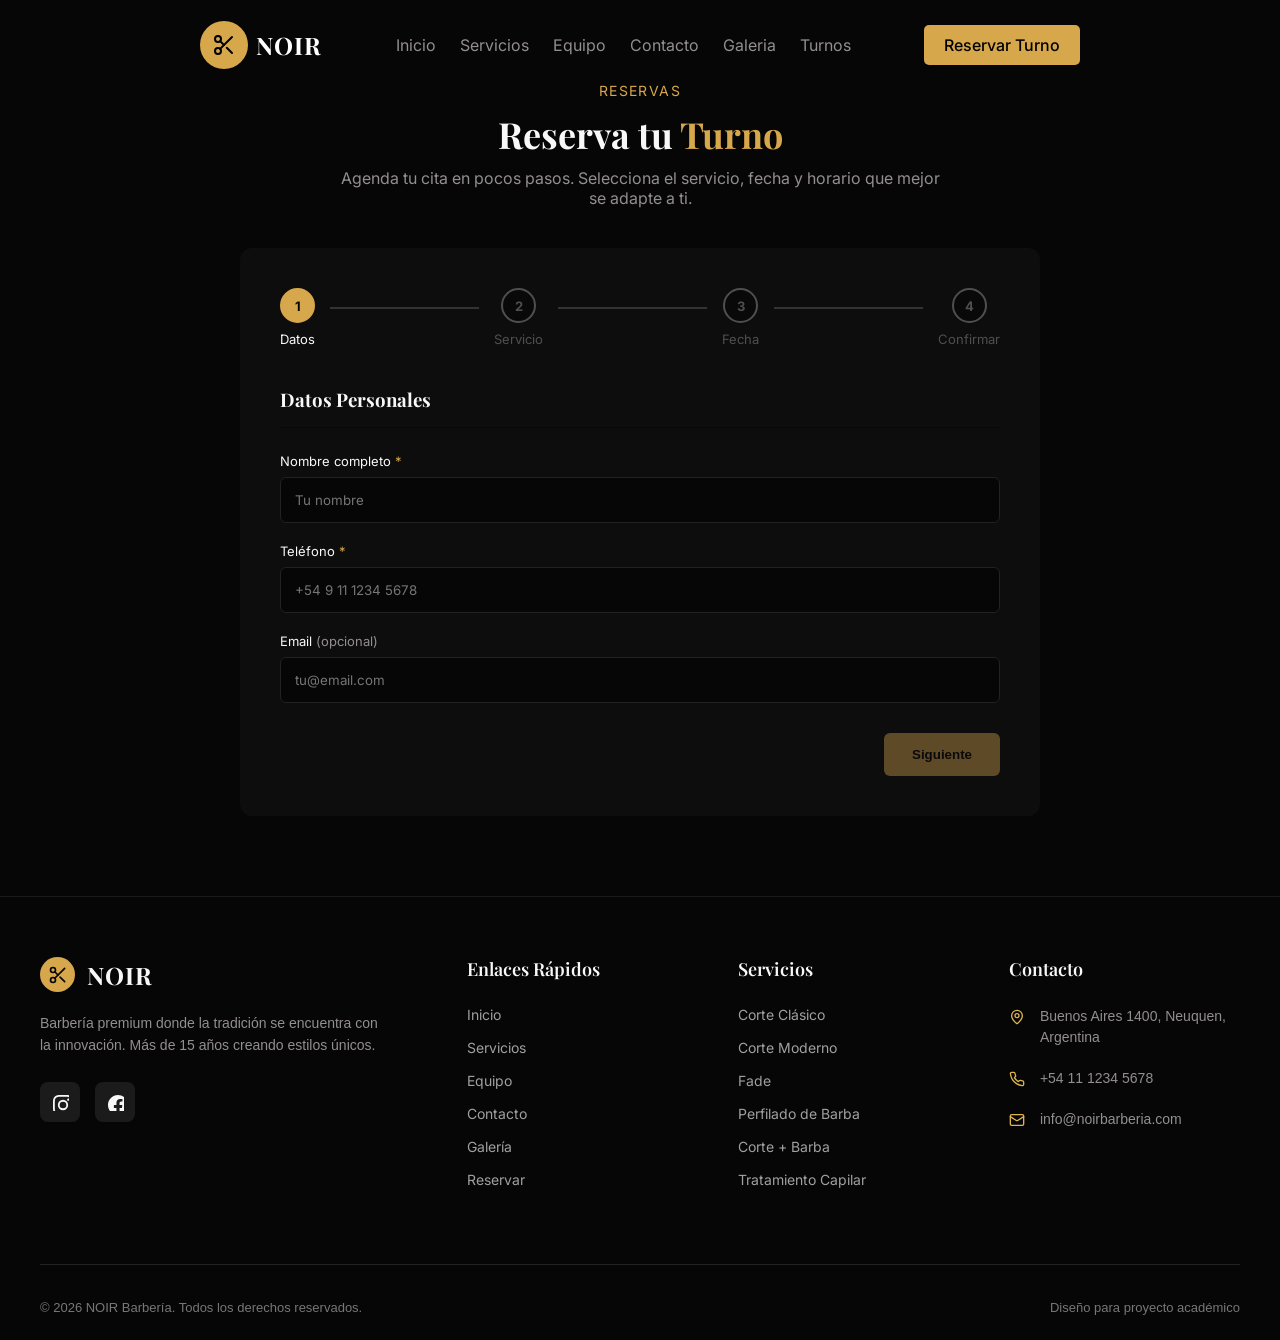
<file: turnos.html>
<!DOCTYPE html>
<html lang="en">
<head>
    <meta charset="UTF-8">
    <meta name="viewport" content="width=device-width, initial-scale=1.0">
    <title>Turnos - DOIR</title>
    <link rel="stylesheet" href="css/turnos.css">
    <link rel="stylesheet" href="header.css">
    <link rel="stylesheet" href="footer.css">
    <link rel="shortcut icon" href="assets/logo.png" type="image/x-icon">
</head>
<body>
    <!-- ENCABEZADO -->
    <nav>
        <a href="/index.html">
            <span id="logo"><svg xmlns="http://www.w3.org/2000/svg" width="24" height="24" viewBox="0 0 24 24" fill="none" stroke="currentColor" stroke-width="2" stroke-linecap="round" stroke-linejoin="round" class="lucide lucide-scissors-icon lucide-scissors"><circle cx="6" cy="6" r="3"/><path d="M8.12 8.12 12 12"/><path d="M20 4 8.12 15.88"/><circle cx="6" cy="18" r="3"/><path d="M14.8 14.8 20 20"/></svg></span>
            <span id="logo-texto">NOIR</span>
        </a>
        <ul>
            <li><a href="/index.html">Inicio</a></li>
            <li><a href="/index.html">Servicios</a></li>
            <li><a href="/index.html">Equipo</a></li>
            <li><a href="/index.html">Contacto</a></li>
            <li><a href="/galeria.html">Galeria</a></li>
            <li><a href="#turnos">Turnos</a></li>
        </ul>

        <a href="/turnos.html" id="boton-reservar">Reservar Turno</a>

        <button id="boton-menu" type="button" aria-label="Abrir menú" aria-expanded="false"><svg xmlns="http://www.w3.org/2000/svg" width="24" height="24" viewBox="0 0 24 24" fill="none" stroke="currentColor" stroke-width="2" stroke-linecap="round" stroke-linejoin="round"><path d="M4 6h16"/><path d="M4 12h16"/><path d="M4 18h16"/></svg></button>
    </nav>
    <!-- FIN ENCABEZADO -->

    <section class="reserva-section" id="reservas">
        <div class="reserva-header">
            <span class="subtitle">RESERVAS</span>
            <h2>Reserva tu <span class="resaltado">Turno</span></h2>
            <p>Agenda tu cita en pocos pasos. Selecciona el servicio, fecha y horario que mejor se adapte a ti.</p>
        </div>

        <div class="reserva-container">
            <div class="stepper">
                <div class="step active" data-step="1"><div class="step-circle">1</div><span>Datos</span></div>
                <div class="step-line"></div>
                <div class="step" data-step="2"><div class="step-circle">2</div><span>Servicio</span></div>
                <div class="step-line"></div>
                <div class="step" data-step="3"><div class="step-circle">3</div><span>Fecha</span></div>
                <div class="step-line"></div>
                <div class="step" data-step="4"><div class="step-circle">4</div><span>Confirmar</span></div>
            </div>

            <div class="form-step active" id="step-1">
                <h3>Datos Personales</h3>
                <div class="input-group">
                    <label>Nombre completo <span class="resaltado">*</span></label>
                    <input type="text" id="res-nombre" placeholder="Tu nombre" required>
                </div>
                <div class="input-group">
                    <label>Teléfono <span class="resaltado">*</span></label>
                    <input type="tel" id="res-telefono" placeholder="+54 9 11 1234 5678" required>
                    <span class="input-error" id="error-telefono"></span>
                </div>
                <div class="input-group">
                    <label>Email <span class="gris">(opcional)</span></label>
                    <input type="email" id="res-email" placeholder="tu@email.com">
                    <span class="input-error" id="error-email"></span>
                </div>
                <div class="form-actions right">
                    <button class="btn-primary btn-next" type="button" id="btn-next-step1" disabled>Siguiente</button>
                </div>
            </div>

            <div class="form-step" id="step-2">
                <h3>Selecciona un Servicio</h3>
                <div class="servicios-grid">
                    <div class="servicio-card" data-servicio="Corte Clásico" data-precio="25" data-duracion="25">
                        <div>
                            <h4>Corte Clásico</h4>
                            <span>25 min</span>
                        </div>
                        <div class="precio">$25</div>
                    </div>
                    <div class="servicio-card" data-servicio="Corte Moderno" data-precio="35" data-duracion="30">
                        <div>
                            <h4>Corte Moderno</h4>
                            <span>30 min</span>
                        </div>
                        <div class="precio">$35</div>
                    </div>
                    <div class="servicio-card" data-servicio="Fade" data-precio="30" data-duracion="40">
                        <div>
                            <h4>Fade</h4>
                            <span>40 min</span>
                        </div>
                        <div class="precio">$30</div>
                    </div>
                    <div class="servicio-card" data-servicio="Perfilado de Barba" data-precio="20" data-duracion="25">
                        <div>
                            <h4>Perfilado de Barba</h4>
                            <span>25 min</span>
                        </div>
                        <div class="precio">$20</div>
                    </div>
                    <div class="servicio-card" data-servicio="Corte + Barba" data-precio="45" data-duracion="60">
                        <div>
                            <h4>Corte + Barba</h4>
                            <span>60 min</span>
                        </div>
                        <div class="precio">$45</div>
                    </div>
                    <div class="servicio-card" data-servicio="Tratamiento Capilar" data-precio="40" data-duracion="45">
                        <div>
                            <h4>Tratamiento Capilar</h4>
                            <span>45 min</span>
                        </div>
                        <div class="precio">$40</div>
                    </div>
                </div>
                <div class="input-group mt-3">
                    <label>Selecciona un barbero (opcional)</label>
                    <div class="barberos-list" id="lista-barberos">
                        <button class="barbero-btn selected" type="button">Sin preferencia</button>
                        <button class="barbero-btn" type="button">Carlos Mendoza</button>
                        <button class="barbero-btn" type="button">Miguel Ángel Torres</button>
                        <button class="barbero-btn" type="button">Andres Rivera</button>
                        <button class="barbero-btn" type="button">Diego Fernández</button>
                    </div>
                </div>
                <div class="form-actions space-between">
                    <button class="btn-secondary" id="btn-prev-step2" type="button">Anterior</button>
                    <button class="btn-primary" id="btn-next-step2" type="button" disabled>Siguiente</button>
                </div>
            </div>

            <div class="form-step" id="step-3">
                <div class="fecha-hora-container">

                    <div class="calendario-box">
                        <div class="calendar-header">
                            <button type="button" id="prev-month" class="cal-nav">&lt;</button>
                            <h4 id="month-year">Mes Año</h4>
                            <button type="button" id="next-month" class="cal-nav">&gt;</button>
                        </div>
                        <div class="calendar-weekdays">
                            <span>Lun</span><span>Mar</span><span>Mié</span><span>Jue</span><span>Vie</span><span>Sáb</span><span>Dom</span>
                        </div>
                        <div class="calendar-days" id="calendar-days">
                        </div>
                    </div>
                
                    <div class="horarios-box">
                        <div class="horarios-header">
                            <svg xmlns="http://www.w3.org/2000/svg" width="18" height="18" viewBox="0 0 24 24" fill="none" stroke="var(--color-subtitulo)" stroke-width="2" stroke-linecap="round" stroke-linejoin="round"><circle cx="12" cy="12" r="10"/><polyline points="12 6 12 12 16 14"/></svg>
                            <h3>Horarios Disponibles</h3>
                        </div>

                        <p id="horarios-mensaje" class="horarios-msj">Selecciona una fecha para ver los horarios disponibles.</p>

                        <div class="horarios-grid" id="horarios-grid" style="display: none;">
                            </div>
                    </div>
                </div>

                <div class="form-actions space-between">
                    <button class="btn-secondary" id="btn-prev-step3" type="button">Anterior</button>
                    <button class="btn-primary" id="btn-next-step3" type="button" disabled>Siguiente</button>
                </div>
            </div>

            <div class="form-step" id="step-4">
                <h3>Confirma tu Reserva</h3>
                <div class="resumen-box">
                    <div class="resumen-item"><span>Cliente</span><strong id="sum-nombre">-</strong></div>
                    <div class="resumen-item"><span>Teléfono</span><strong id="sum-telefono">-</strong></div>
                    <div class="resumen-item"><span>Email</span><strong id="sum-email">-</strong></div>
                    <div class="resumen-item"><span>Servicio</span><strong id="sum-servicio">-</strong></div>
                    <div class="resumen-item"><span>Barbero</span><strong id="sum-barbero">-</strong></div>
                    <div class="resumen-item"><span>Fecha</span><strong id="sum-fecha">-</strong></div>
                    <div class="resumen-item"><span>Horario</span><strong id="sum-hora">-</strong></div>
                    <div class="resumen-total"><span>Total</span><strong id="sum-total">$0</strong></div>
                </div>
                <div class="form-actions space-between">
                    <button class="btn-secondary" id="btn-prev-step4" type="button">Anterior</button>
                    <button class="btn-primary" id="btn-confirmar" type="button">Confirmar Reserva</button>
                </div>
            </div>
            
            <div class="form-step text-center" id="step-success">
                <div class="check-icon" style="color: var(--color-subtitulo);">
                    </div>
                <h2 style="color: var(--color-titulo);">¡Reserva Confirmada!</h2>
                <p style="color: var(--color-parrafo);">Te hemos enviado un mensaje de confirmación.</p>
                <button class="btn-primary mt-3" id="btn-nueva-reserva" type="button">Nueva Reserva</button>
            </div>

        </div>
    </section>

    <!-- FOOTER -->
    <footer class="site-footer">
        <div class="footer-container">

            <div class="footer-top">

                <div class="footer-col brand-col">
                    <div class="footer-logo">
                        <span class="logo-icon">
                            <svg xmlns="http://www.w3.org/2000/svg" width="20" height="20" viewBox="0 0 24 24" fill="none" stroke="currentColor" stroke-width="2" stroke-linecap="round" stroke-linejoin="round"><circle cx="6" cy="6" r="3"/><circle cx="6" cy="18" r="3"/><line x1="20" y1="4" x2="8.12" y2="15.88"/><line x1="14.47" y1="14.48" x2="20" y2="20"/><line x1="8.12" y1="8.12" x2="12" y2="12"/></svg>
                        </span>
                        <h3>NOIR</h3>
                    </div>
                    <p>Barbería premium donde la tradición se encuentra con la innovación. Más de 15 años creando estilos únicos.</p>
                    <div class="footer-socials">
                        <a
                    href="https://www.instagram.com/alumnosfai/"
                    target="_blank"
                    rel="noopener noreferrer"
                    >
                    <svg>
                        <path d="M12.315 2c2.43 0 2.784.013 3.808.06 1.064.049 1.791.218 2.427.465a4.902 4.902 0 011.772 1.153 4.902 4.902 0 011.153 1.772c.247.636.416 1.363.465 2.427.048 1.067.06 1.407.06 4.123v.08c0 2.643-.012 2.987-.06 4.043-.049 1.064-.218 1.791-.465 2.427a4.902 4.902 0 01-1.153 1.772 4.902 4.902 0 01-1.772 1.153c-.636.247-1.363.416-2.427.465-1.067.048-1.407.06-4.123.06h-.08c-2.643 0-2.987-.012-4.043-.06-1.064-.049-1.791-.218-2.427-.465a4.902 4.902 0 01-1.772-1.153 4.902 4.902 0 01-1.153-1.772c-.247-.636-.416-1.363-.465-2.427-.047-1.024-.06-1.379-.06-3.808v-.63c0-2.43.013-2.784.06-3.808.049-1.064.218-1.791.465-2.427a4.902 4.902 0 011.153-1.772A4.902 4.902 0 015.45 2.525c.636-.247 1.363-.416 2.427-.465C8.901 2.013 9.256 2 11.685 2h.63zm-.081 1.802h-.468c-2.456 0-2.784.011-3.807.058-.975.045-1.504.207-1.857.344-.467.182-.8.398-1.15.748-.35.35-.566.683-.748 1.15-.137.353-.3.882-.344 1.857-.047 1.023-.058 1.351-.058 3.807v.468c0 2.456.011 2.784.058 3.807.045.975.207 1.504.344 1.857.182.466.399.8.748 1.15.35.35.683.566 1.15.748.353.137.882.3 1.857.344 1.054.048 1.37.058 4.041.058h.08c2.597 0 2.917-.01 3.96-.058.976-.045 1.505-.207 1.858-.344.466-.182.8-.398 1.15-.748.35-.35.566-.683.748-1.15.137-.353.3-.882.344-1.857.048-1.055.058-1.37.058-4.041v-.08c0-2.597-.01-2.917-.058-3.96-.045-.976-.207-1.505-.344-1.858a3.097 3.097 0 00-.748-1.15 3.098 3.098 0 00-1.15-.748c-.353-.137-.882-.3-1.857-.344-1.023-.047-1.351-.058-3.807-.058zM12 6.865a5.135 5.135 0 110 10.27 5.135 5.135 0 010-10.27zm0 1.802a3.333 3.333 0 100 6.666 3.333 3.333 0 000-6.666zm5.338-3.205a1.2 1.2 0 110 2.4 1.2 1.2 0 010-2.4z" />
                    </svg>
                    </a>
                    <a
                    href="https://facebook.com"
                    target="_blank"
                    rel="noopener noreferrer"
                    >
                    <svg>
                        <path d="M22 12c0-5.523-4.477-10-10-10S2 6.477 2 12c0 4.991 3.657 9.128 8.438 9.878v-6.987h-2.54V12h2.54V9.797c0-2.506 1.492-3.89 3.777-3.89 1.094 0 2.238.195 2.238.195v2.46h-1.26c-1.243 0-1.63.771-1.63 1.562V12h2.773l-.443 2.89h-2.33v6.988C18.343 21.128 22 16.991 22 12z" />
                    </svg>
                    </a>
                    </div>
                </div>

                <div class="footer-col links-col">
                    <h4>Enlaces Rápidos</h4>
                    <ul>
                        <li><a href="/index.html">Inicio</a></li>
                        <li><a href="/index.html">Servicios</a></li>
                        <li><a href="/index.html">Equipo</a></li>
                        <li><a href="/index.html">Contacto</a></li>
                        <li><a href="/galeria.html">Galería</a></li>
                        <li><a href="/turnos.html">Reservar</a></li>
                    </ul>
                </div>

                <div class="footer-col links-col">
                    <h4>Servicios</h4>
                    <ul>
                        <li><a href="/index.html">Corte Clásico</a></li>
                        <li><a href="/index.html">Corte Moderno</a></li>
                        <li><a href="/index.html">Fade</a></li>
                        <li><a href="/index.html">Perfilado de Barba</a></li>
                        <li><a href="/index.html">Corte + Barba</a></li>
                        <li><a href="/index.html">Tratamiento Capilar</a></li>
                    </ul>
                </div>

                <div class="footer-col contact-col">
                    <h4>Contacto</h4>
                    <ul>
                        <li>
                            <svg xmlns="http://www.w3.org/2000/svg" width="16" height="16" viewBox="0 0 24 24" fill="none" stroke="#dfb350" stroke-width="2" stroke-linecap="round" stroke-linejoin="round"><path d="M20 10c0 4.993-5.539 10.193-7.399 11.799a1 1 0 0 1-1.202 0C9.539 20.193 4 14.993 4 10a8 8 0 0 1 16 0"/><circle cx="12" cy="10" r="3"/></svg>
                            <span>Buenos Aires 1400, Neuquen, Argentina</span>
                        </li>
                        <li>
                            <svg xmlns="http://www.w3.org/2000/svg" width="16" height="16" viewBox="0 0 24 24" fill="none" stroke="#dfb350" stroke-width="2" stroke-linecap="round" stroke-linejoin="round"><path d="M22 16.92v3a2 2 0 0 1-2.18 2 19.79 19.79 0 0 1-8.63-3.07 19.5 19.5 0 0 1-6-6 19.79 19.79 0 0 1-3.07-8.67A2 2 0 0 1 4.11 2h3a2 2 0 0 1 2 1.72 12.84 12.84 0 0 0 .7 2.81 2 2 0 0 1-.45 2.11L8.09 9.91a16 16 0 0 0 6 6l1.27-1.27a2 2 0 0 1 2.11-.45 12.84 12.84 0 0 0 2.81.7A2 2 0 0 1 22 16.92z"/></svg>
                            <span>+54 11 1234 5678</span>
                        </li>
                        <li>
                            <svg xmlns="http://www.w3.org/2000/svg" width="16" height="16" viewBox="0 0 24 24" fill="none" stroke="#dfb350" stroke-width="2" stroke-linecap="round" stroke-linejoin="round"><rect x="2" y="4" width="20" height="16" rx="2"/><path d="m22 7-8.991 5.727a2 2 0 0 1-2.009 0L2 7"/></svg>
                            <span>info@noirbarberia.com</span>
                        </li>
                    </ul>
                </div>

            </div>

            <div class="footer-bottom">
                <p>&copy; 2026 NOIR Barbería. Todos los derechos reservados.</p>
                <p>Diseño para proyecto académico</p>
            </div>

        </div>
    </footer> 
    <script src="script.js"></script>
    <script src="/js/turnos.js"></script>
</body>
</html>
</file>
<file: style.css>
@import url('https://fonts.googleapis.com/css2?family=Playfair+Display:ital,wght@0,400..900;1,400..900&display=swap');
@import url('https://fonts.googleapis.com/css2?family=Inter:ital,opsz,wght@0,14..32,100..900;1,14..32,100..900&family=Playfair+Display:ital,wght@0,400..900;1,400..900&display=swap');


:root{
    --primary-color:rgba(6, 6, 6); 
    --secondary-color:rgba(13, 13, 13); 
    --color-titulo:rgba(248, 248, 248);
    --color-subtitulo:rgb(215, 167, 76);
    --color-parrafo:rgb(147, 142, 143);
    --fuente-titulo: 'Playfair Display', serif;
    --fuente-parrafo: 'Inter', sans-serif;
}

.resaltado{
    color: var(--color-subtitulo);
}

/* EMPIEZA HERO */

p{
    font-family: var(--fuente-parrafo);
    line-height: 1.4em;
}

.hero {
    min-height: 100vh;
    background-image: linear-gradient(rgba(0, 0, 0, 0.95), rgba(0, 0, 0, 0.75), rgba(0, 0, 0, 0.95)), 
    url(/assets/servicios/estudio.jpg);
    background-size: cover;
    background-position: center;
    background-repeat: no-repeat;
}

.hero h1{
    font-family: var(--fuente-titulo);
    text-align: center;
    padding-top: 110px;
    font-size: 120px;
    font-weight: bold;
    line-height: 1.25em;
    color: var(--color-titulo);
    animation: aparecer 0.5s ease;
}

.hero > p{
    text-align: center;
    color:var(--color-parrafo);
    margin: 30px 0;
    font-size: 20px;
    animation: aparecer 1s ease;
}

.hero .botones-hero{
    display: flex;
    justify-content: center;
    align-items: center;
    gap: 20px;
    margin: 50px 0;
    animation: aparecer 1.5s ease;
}

.hero .botones-ind-hero{
    width: 190px;
    height: 60px;
    border-radius: 5px;
    text-decoration: none;
    display: inline-flex;
    align-items: center;
    justify-content: center;
    gap: 8px;
    font-family: var(--fuente-parrafo);
}

.hero .botones-ind-hero svg {
    display: block;
}

#boton1-hero svg {
    fill: black;
}

#boton1-hero{
    background-color: var(--color-subtitulo);
    color: black;
    font-weight: 600;
    transition: 0.3s;
}

#boton1-hero:hover{
    transform: scale(1.05);
}

#boton2-hero{
    background-color: transparent;
    border: solid 1px rgb(41, 41, 41);
    color: var(--color-titulo);
    font-weight: 600;
    transition: 0.3s;
}

#boton2-hero:hover{
    background-color: var(--secondary-color);
}

.hero .tajertas-hero{
    gap: 40px;
    text-align: center;
    justify-content: center;
    display: flex;
    flex-wrap: wrap;
    flex-direction: row;
    margin-top: 60px;
    margin-bottom: 50px;
    animation: aparecer 2s ease;
}

.hero .tarjeta-individual-hero{
    color: red;
    background-color: var(--secondary-color);
    padding: 15px 30px;
    min-width: 15vw;
    max-width: 15vw;
    border: solid 1px rgb(41, 41, 41);
    border-radius: 10px;
}

.hero .tarjeta-individual-hero span{
    color: var(--color-subtitulo);
}

.hero .tarjeta-individual-hero h4{
    color: var(--color-titulo);
    margin: 5px;
    font-size: 40px;
    font-family: var(--fuente-parrafo);
}

.hero .tarjeta-individual-hero p{
    color: var(--color-parrafo);
}

.hero .explorar-hero{
    width: fit-content;
    margin: 0 auto;
    justify-content: center;
    text-align: center;
    color: var(--color-parrafo);
    font-family: var(--fuente-parrafo);
    font-size: 16px;
    line-height: 1.5em;
    letter-spacing: 2px;
    animation: rebotar 1.5s infinite ease-in-out;
    transition: 0.3s;
}

.hero .explorar-hero:hover{
    color: var(--color-titulo);
}

@keyframes rebotar{
    0%,100%{
        transform:translateY(0);
    }
    50%{
        transform:translateY(-12px);
    }
}

@keyframes aparecer {
    from {
        opacity: 0;
        transform: translateY(30px);
    }

    to {
        opacity: 1;
        transform:translateY(0)
    }
}
/* TERMINA HERO */
/* SERVICIOS */

.servicios {
    background-color: var(--secondary-color);
}

.servicios > h6 {
    color: var(--color-subtitulo);
    font-family: var(--fuente-parrafo);
    letter-spacing: 0.1em;
    font-size: 14px;
    font-weight: 400;
    text-align: center;
    padding-top: 7rem;
}

.servicios > h2 {
    color: var(--color-titulo);
    font-family: var(--fuente-titulo);
    text-align: center;
    padding-top: 1rem;
    font-size: 48px;
}

.servicios > p {
    color: var(--color-parrafo);
    font-family: var(--fuente-parrafo);
    text-align: center;
    padding-top: 1rem;
    font-size: 16px;
}

.servicios .cards {
    padding: 4rem 7rem 7rem;
    display: grid;
    grid-template-columns: repeat(3, 1fr);
    gap: 25px;
}

.servicios .cards-individual {
    background: rgb(27, 27, 27);
    border: 1px solid rgba(255,255,255,0.08);
    border-radius: 18px;
    overflow: hidden;
    cursor: pointer;
    transition: all .35s ease;
    animation: aparecer;
    animation-duration: 1s;
    animation-timing-function: linear;
    animation-fill-mode: both;
    animation-timeline: view();
    animation-range: entry 0% cover 40%;
}

.servicios .cards-individual:hover {
    border-color: var(--color-subtitulo);
}

.servicios .card-img {
    position: relative;
    height: 220px;
    overflow: hidden;
}

.servicios .card-img img {
    width: 100%;
    height: 100%;
    object-fit: cover;
    transition: transform .5s ease;
}

.servicios .cards-individual:hover .card-img img {
    transform: scale(1.1);
}

/* Degradado que baja hacia la card */
.servicios .card-img::after {
    content: "";
    position: absolute;
    left: 0;
    right: 0;
    bottom: 0px;
    height: 180px;
    background: linear-gradient(
        to bottom,
        transparent,
        rgb(27,27,27)
    );
    z-index: 1;
}

.servicios .card-content {
    position: relative;
    margin-top: -80px;
    padding: 24px;
    z-index: 2;
}

.servicios .card-content h6 {
    color: var(--color-titulo);
    font-family: var(--fuente-titulo);
    font-size: 20px;
    text-align: left;
    padding: 0;
    margin-bottom: 0.5rem;
    margin-top: 4.5rem;
    transition: color .35s ease;
}

.servicios .cards-individual:hover .card-content h6 {
    color: var(--color-subtitulo);
}

.servicios .descripcion {
    color: var(--color-parrafo);
    font-family: var(--fuente-parrafo);
    font-size: 14px;
    text-align: left;
    line-height: 1.8;
    padding: 0;
    margin-bottom: 1rem;
}

.servicios .card-footer {
    display: flex;
    justify-content: space-between;
    align-items: center;
}

.servicios .tiempo {
    color: var(--color-parrafo);
    font-size: 16px;
    font-family: var(--fuente-parrafo);
}

.servicios .precio {
    color: var(--color-subtitulo);
    font-size: 24px;
    font-weight: 700;
    font-family: var(--fuente-parrafo);
}
/* FIN SERVICIOS */
/* EQUIPO */
.equipo {
    background-color: var(--primary-color);
}

.equipo > h6 {
    color: var(--color-subtitulo);
    font-family: var(--fuente-parrafo);
    text-align: center;
    padding-top: 7rem;
    letter-spacing: 0.1em;
    font-size: 14px;
    font-weight: 400;
}

.equipo > h2 {
    color: var(--color-titulo);
    font-family: var(--fuente-titulo);
    text-align: center;
    padding-top: 1rem;
    font-size: 48px;
}

.equipo > p {
    color: var(--color-parrafo);
    font-family: var(--fuente-parrafo);
    text-align: center;
    padding-top: 1rem;
    font-size: 16px;
}

.equipo .cards {
    padding: 4rem 7rem 7rem;
    display: grid;
    grid-template-columns: repeat(4, 1fr);
    gap: 25px;
}

.equipo .cards-individual {
    background: rgb(27, 27, 27);
    border: 1px solid rgba(255,255,255,0.08);
    border-radius: 18px;
    overflow: hidden;
    cursor: pointer;
    transition: all .35s ease;
}

.equipo .cards-individual:hover {
    border-color: var(--color-subtitulo);
}

.equipo .card-content {
    position: relative;
    margin-top: -80px;
    padding: 24px;
    z-index: 2;
}

.equipo .card-content h6 {
    color: var(--color-titulo);
    font-family: var(--fuente-titulo);
    font-size: 20px;
    text-align: left;
    padding: 0;
    margin-bottom: 0.5rem;
    margin-top: 2.5rem;
    transition: color .35s ease;
}

.equipo .descripcion {
    color: var(--color-parrafo);
    font-family: var(--fuente-parrafo);
    font-size: 14px;
    text-align: left;
    line-height: 1.8;
    padding: 0;
}

.equipo .card-img {
    position: relative;
    height: auto;
    overflow: hidden;
}

.equipo .card-img img {
    width: 100%;
    height: 100%;
    object-fit: cover;
    transition: transform .5s ease;
}

.equipo .cards-individual:hover .card-img img {
    transform: scale(1.1);
}

.equipo .card-img::after {
    content: "";
    position: absolute;
    left: 0;
    right: 0;
    bottom: 0px;
    height: 180px;
    background: linear-gradient(
        to bottom,
        transparent,
        rgb(27,27,27)
    );
    z-index: 1;
}
/* FIN EQUIPO */
/* CONTACTO */
.contacto {
    background-color: var(--secondary-color);
}

.contacto > h6 {
    color: var(--color-subtitulo);
    font-family: var(--fuente-parrafo);
    text-align: center;
    padding-top: 7rem;
    letter-spacing: 0.1em;
    font-size: 14px;
    font-weight: 400;
}

.contacto > h2 {
    color: var(--color-titulo);
    font-family: var(--fuente-titulo);
    text-align: center;
    padding-top: 1rem;
    font-size: 48px;
}

.contacto > p {
    color: var(--color-parrafo);
    font-family: var(--fuente-parrafo);
    text-align: center;
    padding-top: 1rem;
    font-size: 16px;
}

/* =========================================
   CONTENEDOR PRINCIPAL (Las dos columnas)
========================================= */
.info {
    display: flex;
    flex-wrap: wrap;
    gap: 140px;
    max-width: 1400px;
    margin: 0 auto;
    padding: 40px 120px;
    font-family: sans-serif;
    color: #ffffff;
}

.izquierda {
    flex: 1;
    display: flex;
    flex-direction: column;
    gap: 25px;
    min-width: 300px;
}

.derecha {
    flex: 1;
    background-color: #1B1B1B; /* Fondo oscuro del formulario */
    padding: 35px;
    border: 1px solid #2a2a2a; /* Borde gris oscuro */
    border-radius: 12px;
    min-width: 300px;
}

/* =========================================
   COLUMNA IZQUIERDA (Info y Mapa)
========================================= */
/* Grilla para alinear el ícono a la izquierda de los dos textos */
.contacto-info {
    display: grid;
    grid-template-columns: 45px 1fr;
    grid-template-rows: auto auto;
    column-gap: 15px;
    align-items: center;
}

/* Cuadrado con fondo oscuro para los íconos */
.contacto-info > span:first-child {
    grid-row: 1 / 3;
    background-color: #211D14;
    width: 45px;
    height: 45px;
    display: flex;
    align-items: center;
    justify-content: center;
    border-radius: 8px;
    color: var(--color-subtitulo);
}

.contacto-info > span:first-child svg {
    width: 20px;
    height: 20px;
}

/* Título del dato */
.contacto-info span:nth-child(2) {
    font-weight: bold;
    font-size: 16px;
    color: var(--color-titulo);
    align-self: end;
}

/* Texto del dato */
.contacto-info p {
    margin: 4px 0 0 0;
    font-size: 16px;
    color: var(--color-parrafo);
    line-height: 1.4;
    align-self: start;
}

.contacto-info p a{
    text-decoration: none;
    color: var(--color-subtitulo);
    line-height: 1.4;
}

.contacto-info p a:hover{
    text-decoration: underline;
}

/* Sección Seguinos */
.seguinos h4 {
    margin: 0 0 15px 0;
    font-size: 14px;
    color: var(--color-titulo);
}

.seguinos div {
    display: flex;
    gap: 10px;
}

.seguinos a {
    background-color: #1B1B1B;
    width: 40px;
    height: 40px;
    display: flex;
    align-items: center;
    justify-content: center;
    border-radius: 8px;
    color: var(--color-titulo);
    text-decoration: none;
    transition: background-color 0.3s ease;
}

.seguinos a:hover {
    background-color: var(--color-subtitulo);
    color: var(--secondary-color);
}

.seguinos a svg {
    width: 18px;
    height: 18px;
    fill: currentColor;
}

/* Mapa */
.mapa {
    margin-top: 10px;
    border-radius: 8px;
    overflow: hidden;
}

.mapa iframe {
    width: 100%;
    height: 220px;
    border: none;
    display: block;
}

/* =========================================
    COLUMNA DERECHA (Formulario)
========================================= */
.derecha h2 {
    font-family: var(--fuente-titulo);
    margin: 0 0 25px 0;
    font-size: 24px;
    font-weight: bold;
    color: var(--color-titulo);
}

.derecha form {
    display: flex;
    flex-direction: column;
}

.derecha label {
    font-family: var(--fuente-parrafo);
    font-size: 14px;
    font-weight: medium;
    margin-bottom: 8px;
    color: var(--color-titulo);
}

.derecha input,
.derecha textarea {
    background-color: var(--secondary-color); /* Color bien oscuro para los inputs */
    border: 1px solid #2a2a2a;
    color: var(--color-titulo);
    padding: 14px 15px;
    border-radius: 6px;
    margin-bottom: 20px;
    font-family: var(--fuente-parrafo);
    font-weight: 600;
    outline: none;
    font-size: 14px;
    transition: border-color 0.3s ease;
}

/* Placeholder un poco más claro */
.derecha input::placeholder,
.derecha textarea::placeholder {
    color: var(--color-parrafo);
}

.derecha input:focus,
.derecha textarea:focus {
    border-color: var(--color-subtitulo); /* Resalta en el color principal al hacer click */
}

.derecha textarea {
    resize: inherit;
    min-height: 120px;
    max-height: 220px;
}

/* El contenedor general de la barra */
textarea::-webkit-scrollbar {
    width: 8px; /* Ancho de la barra vertical */
}

/* La pista (el fondo por donde se desliza el indicador) */
textarea::-webkit-scrollbar-track {
    background: var(--secondary-color); 
    border-radius: 6px;
}

/* El indicador o "pulgar" (lo que arrastras) */
textarea::-webkit-scrollbar-thumb {
    background: rgba(41, 41, 41); 
    border-radius: 6px;
}

/* El indicador al pasar el cursor por encima */
textarea::-webkit-scrollbar-thumb:hover {
    background: rgba(46, 46, 46); 
    cursor:grab;
}

/* El indicador al pasar el cursor por encima */
textarea::-webkit-scrollbar-thumb:active { 
    cursor:grabbing;
}

.derecha button {
    background-color: var(--color-subtitulo); 
    color: var(--secondary-color);
    font-weight: bold;
    font-size: 15px;
    padding: 15px;
    border: none;
    border-radius: 6px;
    cursor: pointer;
    transition: background-color 0.3s ease, transform 0.1s ease;
    margin-top: 10px;
    display: flex;
    align-items: center;
    justify-content: center;
    gap: 8px;
}

.derecha button:hover {
    background-color: rgb(211, 156, 52);
}

.derecha button:active {
    transform: scale(0.98);
}

#contact-success {
    display: none; /* oculto por defecto */
    flex-direction: column;
    align-items: center;
    justify-content: center;
    text-align: center;
    gap: 16px;
    padding: 40px 0;
    min-height: 300px; /* para que no cambie el tamaño del contenedor */
}

.success-icon {
    width: 64px;
    height: 64px;
    background-color: var(--color-subtitulo);
    border-radius: 50%;
    display: flex;
    align-items: center;
    justify-content: center;
    color: var(--secondary-color);
}

#contact-success h3 {
    font-family: var(--fuente-titulo);
    font-size: 22px;
    color: var(--color-titulo);
    margin: 0;
}

#contact-success p {
    font-family: var(--fuente-parrafo);
    color: var(--color-parrafo);
    margin: 0;
}
/* FIN CONTACTO */
/* =========================================
    RESPONSIVE DESIGN
========================================= */
/* Pantallas medianas */
@media (max-width: 1200px) {
    .hero h1 {
        font-size: 90px;
    }

    .hero .tarjeta-individual-hero {
        min-width: 20vw;
        max-width: 20vw;
        padding: 15px;
    }

    .servicios .cards,
    .equipo .cards {
        padding: 4rem 3rem 5rem;
    }

    .equipo .cards {
        grid-template-columns: repeat(2, 1fr);
    }

    .info {
        gap: 60px;
        padding: 40px 3rem;
    }
}

/* Tablets */
@media (max-width: 900px) {
    .hero h1 {
        font-size: 64px;
    }

    .hero > p {
        padding: 0 20px;
    }

    .hero .tajertas-hero {
        gap: 20px;
        padding: 0 20px;
    }

    .hero .tarjeta-individual-hero {
        min-width: 0;
        max-width: none;
        width: calc(50% - 10px);
    }

    .servicios .cards {
        grid-template-columns: repeat(2, 1fr);
        padding: 3rem 2rem 4rem;
    }

    .equipo .cards {
        padding: 3rem 2rem 4rem;
    }

    .servicios > h2,
    .equipo > h2,
    .contacto > h2 {
        font-size: 36px;
        padding-left: 20px;
        padding-right: 20px;
    }

    .servicios > p,
    .equipo > p,
    .contacto > p {
        padding-left: 20px;
        padding-right: 20px;
    }

    .servicios > h6,
    .equipo > h6,
    .contacto > h6 {
        padding-top: 5rem;
    }

    .info {
        flex-direction: column;
        gap: 40px;
        padding: 40px 2rem 5rem;
    }

    .izquierda,
    .derecha {
        flex: none;
        width: 100%;
        min-width: 0;
    }
}

/* Celulares */
@media (max-width: 576px) {
    .hero h1 {
        font-size: 42px;
        padding-top: 100px;
    }

    .hero > p {
        font-size: 16px;
    }

    .hero > p br {
        display: none;
    }

    .hero .botones-hero {
        flex-direction: column;
        margin: 35px 0;
    }

    .hero .tajertas-hero {
        margin-top: 40px;
    }

    .hero .tarjeta-individual-hero h4 {
        font-size: 30px;
    }

    .servicios .cards,
    .equipo .cards {
        grid-template-columns: 1fr;
        padding: 2.5rem 1.25rem 3.5rem;
    }

    .servicios > h2,
    .equipo > h2,
    .contacto > h2 {
        font-size: 28px;
    }

    .servicios > p br,
    .equipo > p br {
        display: none;
    }

    .info {
        padding: 30px 1.25rem 4rem;
    }

    .derecha {
        padding: 22px;
    }

    .contacto-info p {
        overflow-wrap: anywhere;
    }
}
</file>
<file: header.css>
@import url('https://fonts.googleapis.com/css2?family=Playfair+Display:ital,wght@0,400..900;1,400..900&display=swap');
@import url('https://fonts.googleapis.com/css2?family=Inter:ital,opsz,wght@0,14..32,100..900;1,14..32,100..900&family=Playfair+Display:ital,wght@0,400..900;1,400..900&display=swap');

*{
    margin: 0;
    padding: 0;
    box-sizing: border-box;
}

html, body {
    overflow-x: hidden;
    scroll-behavior: smooth;
}

:root{
    --primary-color:rgba(6, 6, 6); 
    --secondary-color:rgba(13, 13, 13); 
    --color-titulo:rgba(248, 248, 248);
    --color-subtitulo:rgb(215, 167, 76);
    --color-parrafo:rgb(147, 142, 143);
    --fuente-titulo: 'Playfair Display', serif;
    --fuente-parrafo: 'Inter', sans-serif;
}

nav{
    background-color: transparent;
    height: 10vh;
    flex-wrap: wrap;
    width: 100%;
    position: fixed;
    display: flex;
    align-items: center;
    justify-content: space-between;
    padding: 0 200px;
    z-index: 100;
    border-bottom: 1px solid transparent;
    transition: background-color 0.3s ease, border-color 0.3s ease;
}

nav.nav-scroll{
    background-color: var(--primary-color);
    border-bottom-color: rgba(248, 248, 248, 0.16);
}

nav > a,
nav ul{
    display: flex;
    align-items: center;
}

nav ul{
    list-style: none;
    gap: 24px;
}

nav > a{
    gap: 8px;
}

nav a{
    text-decoration: none;
    color: white;
}

nav ul li a{
    position: relative;
    color: var(--color-parrafo);
    font-family: var(--fuente-parrafo);
}

nav ul li a::after{
    content: "";
    position: absolute;
    left: 0;
    bottom: -6px;
    width: 0;
    height: 2px;
    background-color: var(--color-subtitulo);
    transition: width 0.3s ease;
}

nav ul li a:hover{
    color: var(--color-titulo);
}

nav ul li a:hover::after{
    width: 100%;
}

#logo{
    background-color: var(--color-subtitulo);
    width: 48px;
    height: 48px;
    border-radius: 50%;
    color: black;
    font-size: 16px;
    display: flex;
    align-items: center;
    justify-content: center;
    font-size: 24px;
    line-height: 1;
}

#logo-texto{
    font-family: var(--fuente-titulo);
    font-size: 24px;
    font-weight: bold;
    letter-spacing: 1px;
}


#boton-reservar{
    font-family: var(--fuente-parrafo);
    color: black;
    background-color: var(--color-subtitulo);
    padding: 10px 20px;
    border-radius: 5px;
    font-weight: 500;
}

#boton-menu{
    display: none;
    align-items: center;
    justify-content: center;
    width: 44px;
    height: 44px;
    background: none;
    border: none;
    color: var(--color-titulo);
    cursor: pointer;
}

/* =========================================
    RESPONSIVE DESIGN
========================================= */
@media (max-width: 1200px){
    nav{
        padding: 0 5%;
    }
}

/* Tablets y celulares: menu hamburguesa */
@media (max-width: 900px){
    nav.menu-abierto{
        background-color: var(--primary-color);
        border-bottom-color: rgba(248, 248, 248, 0.16);
    }

    #boton-menu{
        display: flex;
    }

    #boton-reservar{
        margin-left: auto;
        margin-right: 10px;
    }

    nav ul{
        position: absolute;
        top: 100%;
        left: 0;
        width: 100%;
        flex-direction: column;
        align-items: stretch;
        gap: 0;
        background-color: var(--primary-color);
        border-bottom: 1px solid rgba(248, 248, 248, 0.16);
        max-height: 0;
        overflow: hidden;
        visibility: hidden;
        transition: max-height 0.3s ease, visibility 0.3s ease;
    }

    nav.menu-abierto ul{
        max-height: 80vh;
        visibility: visible;
    }

    nav ul li a{
        display: block;
        padding: 14px 5%;
    }

    nav ul li a::after{
        display: none;
    }
}

@media (max-width: 480px){
    #boton-reservar{
        display: none;
    }

    #boton-menu{
        margin-left: auto;
    }

    #logo{
        width: 40px;
        height: 40px;
    }

    #logo-texto{
        font-size: 20px;
    }
}
</file>
<file: footer.css>
@import url('https://fonts.googleapis.com/css2?family=Playfair+Display:ital,wght@0,400..900;1,400..900&display=swap');
@import url('https://fonts.googleapis.com/css2?family=Inter:ital,opsz,wght@0,14..32,100..900;1,14..32,100..900&family=Playfair+Display:ital,wght@0,400..900;1,400..900&display=swap');

:root{
    --primary-color:rgba(6, 6, 6); 
    --secondary-color:rgba(13, 13, 13); 
    --color-titulo:rgba(248, 248, 248);
    --color-subtitulo:rgb(215, 167, 76);
    --color-parrafo:rgb(147, 142, 143);
    --fuente-titulo: 'Playfair Display', serif;
    --fuente-parrafo: 'Inter', sans-serif;
}

/* *{
    margin: 0;
    padding: 0;
    box-sizing: border-box;
} */

/* =========================================
   FOOTER GENERAL
========================================= */
.site-footer {
    background-color: var(--primary-color);
    color: var(--color-parrafo);
    font-family: sans-serif;
    padding: 60px 20px 20px 20px;
    border-top: 1px solid #1a1a1a; /* Pequeña línea divisoria superior opcional */
}

.footer-container {
    max-width: 1200px;
    margin: 0 auto;
}

/* =========================================
   COLUMNAS (Grid/Flexbox)
========================================= */
.footer-top {
    display: flex;
    flex-wrap: wrap;
    justify-content: space-between;
    gap: 40px;
    margin-bottom: 60px;
}

.footer-col {
    flex: 1;
    min-width: 200px;
}

/* La primera columna (Marca) necesita un poco más de espacio */
.brand-col {
    flex: 1.5;
    min-width: 280px;
    padding-right: 40px;
}

/* Títulos de las columnas */
.footer-col h4 {
    color: var(--color-titulo);
    font-family: var(--fuente-titulo);
    font-size: 18px;
    margin: 0 0 25px 0;
    font-weight: 600;
}

/* =========================================
   MARCA Y REDES SOCIALES
========================================= */
.footer-logo {
    display: flex;
    align-items: center;
    gap: 12px;
    margin-bottom: 20px;
}

/* Círculo dorado con la tijera */
.logo-icon {
    background-color: var(--color-subtitulo);
    color: var(--primary-color);
    width: 35px;
    height: 35px;
    display: flex;
    align-items: center;
    justify-content: center;
    border-radius: 50%;
}

.footer-logo h3 {
    color: var(--color-titulo);
    font-family: var(--fuente-titulo);
    font-size: 24px;
    margin: 0;
    letter-spacing: 1px;
}

.brand-col p {
    font-size: 14px;
    line-height: 1.6;
    margin-bottom: 25px;
}

.footer-socials {
    display: flex;
    gap: 15px;
}

.footer-socials a {
    /* background-color: #1a1a1a;
    color: var(--color-titulo);
    width: 40px;
    height: 40px;
    display: flex;
    align-items: center;
    justify-content: center;
    border-radius: 8px;
    text-decoration: none;
    transition: background-color 0.3s ease;
    font-family: var(--fuente-parrafo); */
    background-color: #1B1B1B;
    width: 40px;
    height: 40px;
    display: flex;
    align-items: center;
    justify-content: center;
    border-radius: 8px;
    color: var(--color-titulo);
    text-decoration: none;
    transition: 0.3s ease;
}

.footer-socials a svg {
    width: 18px;
    height: 18px;
    fill: currentColor;
}

.footer-socials a:hover {
    background-color: var(--color-subtitulo);
    color: var(--primary-color);
}

/* =========================================
    ENLACES Y SERVICIOS
========================================= */
.links-col ul {
    list-style: none;
    padding: 0;
    margin: 0;
}

.links-col ul li {
    margin-bottom: 15px;
}

.links-col ul li a {
    color: #a0a0a0;
    text-decoration: none;
    font-size: 14px;
    transition: color 0.3s ease;
    font-family: var(--fuente-parrafo);
}

.links-col ul li a:hover {
    color: var(--color-subtitulo); 
}

/* =========================================
    CONTACTO
========================================= */
.contact-col ul {
    list-style: none;
    padding: 0;
    margin: 0;
}

.contact-col ul li {
    display: flex;
    align-items: flex-start;
    gap: 15px;
    margin-bottom: 20px;
    font-size: 14px;
    line-height: 1.5;
}

.contact-col ul li svg {
    margin-top: 3px; /* Alinea el ícono con la primera línea de texto */
    flex-shrink: 0;
}

/* =========================================
    BARRA INFERIOR (Copyright)
========================================= */
.footer-bottom {
    display: flex;
    flex-wrap: wrap;
    justify-content: space-between;
    align-items: center;
    padding-top: 30px;
    border-top: 1px solid #222222; /* Línea separadora sutil */
    font-size: 13px;
    color: #777777; /* Un gris un poco más oscuro para no resaltar tanto */
}

.footer-bottom p {
    margin: 5px 0;
}
/* =========================================
    RESPONSIVE DESIGN
========================================= */
@media (max-width: 768px) {
    .footer-top {
        gap: 30px;
        margin-bottom: 40px;
    }

    .brand-col {
        flex: 1 1 100%;
        padding-right: 0;
    }
}

@media (max-width: 480px) {
    .site-footer {
        padding: 40px 20px 20px 20px;
    }

    .brand-col,
    .footer-col {
        min-width: 100%;
    }

    .footer-bottom {
        flex-direction: column;
        text-align: center;
    }
}
</file>
<file: css/galeria.css>
@import url('https://fonts.googleapis.com/css2?family=Playfair+Display:ital,wght@0,400..900;1,400..900&display=swap');
@import url('https://fonts.googleapis.com/css2?family=Inter:ital,opsz,wght@0,14..32,100..900;1,14..32,100..900&family=Playfair+Display:ital,wght@0,400..900;1,400..900&display=swap');

:root{
    --primary-color:rgba(6, 6, 6); 
    --secondary-color:rgba(13, 13, 13); 
    --color-titulo:rgba(248, 248, 248);
    --color-subtitulo:rgb(215, 167, 76);
    --color-parrafo:rgb(147, 142, 143);
    --fuente-titulo: 'Playfair Display', serif;
    --fuente-parrafo: 'Inter', sans-serif;
}

@keyframes aparecer {
    from {
        opacity: 0;
        transform: translateY(30px);
    }

    to {
        opacity: 1;
        transform:translateY(0)
    }
}

/* =========================================
    SECCIÓN GALERÍA
========================================= */
.galeria {
    padding: 80px 20px;
    background-color: var(--primary-color); /* Fondo oscuro del sitio */
    color: var(--color-titulo);
    font-family: sans-serif;
    text-align: center;
}

/* =========================================
    ENCABEZADO
========================================= */
.galeria-header {
    max-width: 600px;
    margin: 0 auto 40px auto;
}

.galeria-subtitle {
    display: block;
    color: var(--color-subtitulo);
    font-family: var(--fuente-parrafo);
    letter-spacing: 0.1em;
    font-size: 14px;
    font-weight: 400;
    margin-bottom: 15px;
    text-transform: uppercase;
    animation: aparecer .3s ease;
}

.galeria-header h2 {
    font-family: 'Playfair Display', serif; /* Tipografía elegante */
    font-size: 36px;
    margin: 0 0 10px 0;
    font-weight: 600;
    animation: aparecer .6s ease;
}

.galeria-header .resaltado {
    color: var(--color-subtitulo);
}

.galeria-header p {
    color: var(--color-parrafo);
    font-size: 15px;
    line-height: 1.6;
    margin: 0;
    animation: aparecer 1s ease;
}

/* =========================================
    GRILLA
========================================= */
.galeria-grid {
    display: grid;
    /* 4 columnas por defecto, ajustables */
    grid-template-columns: repeat(4, 1fr);
    gap: 20px;
    max-width: 1200px;
    margin: 0 auto;
    animation: aparecer 1.3s ease;
}

/* =========================================
    TARJETAS Y EFECTO HOVER
========================================= */
.galeria-item {
    position: relative;
    border-radius: 10px; /* Bordes redondeados como en el diseño */
    overflow: hidden; /* Esto asegura que el zoom no se salga de los bordes */
    aspect-ratio: 1 / 1; /* Hace que las tarjetas sean perfectamente cuadradas */
    cursor: pointer;
}

.galeria-item img {
    width: 100%;
    height: 100%;
    object-fit: cover; /* Evita que la imagen se deforme */
    display: block;
    transition: transform 0.5s ease; /* Transición suave para el zoom */
}

/* Capa oscura y textos superpuestos */
.galeria-overlay {
    position: absolute;
    top: 0;
    left: 0;
    width: 100%;
    height: 100%;
    background-color: rgba(0, 0, 0, 0.75); /* Fondo negro semitransparente */
    display: flex;
    flex-direction: column;
    align-items: center;
    justify-content: center;
    opacity: 0; /* Totalmente invisible por defecto */
    transition: opacity 0.4s ease; /* Transición suave de aparición */
}

.overlay-categoria {
    color: #dfb350;
    font-size: 13px;
    letter-spacing: 2px;
    margin-bottom: 8px;
    text-transform: uppercase;
    transform: translateY(15px); /* Empieza un poco más abajo */
    transition: transform 0.4s ease;
}

.overlay-titulo {
    color: #ffffff;
    font-size: 22px;
    margin: 0;
    font-weight: 600;
    transform: translateY(15px); /* Empieza un poco más abajo */
    transition: transform 0.4s ease;
}

/* =========================================
    LAS ACCIONES AL PASAR EL MOUSE (:HOVER)
========================================= */
/* 1. Muestra la capa oscura */
.galeria-item:hover .galeria-overlay {
    opacity: 1;
}

/* 2. Hace un zoom sutil en la foto */
.galeria-item:hover img {
    transform: scale(1.08);
}

/* 3. Sube los textos suavemente a su posición original */
.galeria-item:hover .overlay-categoria,
.galeria-item:hover .overlay-titulo {
    transform: translateY(0);
}

/* =========================================
    RESPONSIVE DESIGN (Adaptación a pantallas)
========================================= */
/* Tablets: 2 columnas */
@media (max-width: 992px) {
    .galeria-grid {
        grid-template-columns: repeat(2, 1fr);
    }
}

/* Celulares: 1 columna */
@media (max-width: 576px) {
    .galeria-grid {
        grid-template-columns: repeat(1, 1fr);
    }
}
@media (max-width: 480px) {
    .galeria {
        padding: 90px 12px 60px;
    }

    .galeria-header h2 {
        font-size: 28px;
    }
}
</file>
<file: css/turnos.css>
@import url('https://fonts.googleapis.com/css2?family=Playfair+Display:ital,wght@0,400..900;1,400..900&display=swap');
@import url('https://fonts.googleapis.com/css2?family=Inter:ital,opsz,wght@0,14..32,100..900;1,14..32,100..900&family=Playfair+Display:ital,wght@0,400..900;1,400..900&display=swap');

:root{
    --primary-color:rgba(6, 6, 6); 
    --secondary-color:rgba(13, 13, 13); 
    --color-titulo:rgba(248, 248, 248);
    --color-subtitulo:rgb(215, 167, 76);
    --color-parrafo:rgb(147, 142, 143);
    --fuente-titulo: 'Playfair Display', serif;
    --fuente-parrafo: 'Inter', sans-serif;
}

@keyframes aparecer {
    from {
        opacity: 0;
        transform: translateY(30px);
    }

    to {
        opacity: 1;
        transform:translateY(0)
    }
}

/* Contenedor Principal */
.reserva-section {
    background-color: var(--primary-color);
    padding: 80px 20px;
    font-family: var(--fuente-parrafo);
    color: var(--color-titulo);
}

.reserva-header {
    text-align: center;
    max-width: 600px;
    margin: 0 auto 40px auto;
    animation: aparecer .3s ease;
}

.reserva-header .subtitle {
    color: var(--color-subtitulo);
    font-family: var(--fuente-parrafo);
    letter-spacing: 0.1em;
    font-size: 14px;
    font-weight: 400;
}

.reserva-header h2 {
    font-family: var(--fuente-titulo);
    font-size: 36px;
    margin: 10px 0;
    animation: aparecer .6s ease;
}

.resaltado {
    color: var(--color-subtitulo);
}

.reserva-header p {
    color: var(--color-parrafo);
    animation: aparecer 1s ease;
}

.reserva-container {
    background-color: var(--secondary-color);
    max-width: 800px;
    margin: 0 auto;
    padding: 40px;
    border-radius: 12px;
    animation: aparecer 1.3s ease;
}



/* Stepper (Barra de progreso) */
.stepper {
    display: flex;
    justify-content: space-between;
    align-items: center;
    margin-bottom: 40px;
}

.step {
    display: flex;
    flex-direction: column;
    align-items: center;
    gap: 8px;
    color: var(--color-parrafo);
    font-size: 13px;
    opacity: 0.5;
    transition: all 0.3s ease;
}

.step.active, .step.completed {
    opacity: 1;
    color: var(--color-titulo);
}

.step-circle {
    width: 35px;
    height: 35px;
    border-radius: 50%;
    background-color: var(--primary-color);
    border: 2px solid var(--color-parrafo);
    display: flex;
    align-items: center;
    justify-content: center;
    font-weight: bold;
    transition: all 0.3s ease;
}

.step.active .step-circle, .step.completed .step-circle {
    background-color: var(--color-subtitulo);
    border-color: var(--color-subtitulo);
    color: var(--primary-color);
}

/* ========================== */
/* --- LÍNEAS DEL STEPPER --- */
/* ========================== */

.step-line {
    flex: 1;
    height: 2px;
    background-color: #333; /* Línea apagada en gris oscuro */
    margin: 0 15px;
    transform: translateY(-10px);
    transition: background-color 0.3s ease; 
}

.step-line.active {
    background-color: var(--color-subtitulo);
}

/* Pasos del formulario */
.form-step {
    display: none;
    animation: fadeIn 0.4s ease;
}

.form-step.active {
    display: block;
}

@keyframes fadeIn {
    from { opacity: 0; transform: translateY(10px); }
    to { opacity: 1; transform: translateY(0); }
}

.form-step h3 {
    margin-top: 0;
    margin-bottom: 25px;
    font-family: var(--fuente-titulo);
    border-bottom: 1px solid var(--primary-color);
    padding-bottom: 15px;
}


/* =============== */
/* --- Inputs --- */
/* ============== */

.input-group {
    display: flex;
    flex-direction: column;
    margin-bottom: 20px;
}

.input-group label {
    font-size: 13px;
    margin-bottom: 8px;
    color: var(--color-titulo);
}

.input-group input, .input-group select {
    background-color: var(--primary-color);
    border: 1px solid #222;
    color: var(--color-titulo);
    padding: 14px;
    border-radius: 6px;
    font-family: inherit;
    outline: none;
}

.input-group .gris{
    color: var(--color-parrafo);
}

.input-group .input-error {
    display: none;
    font-size: 12px;
    color: #e04545;
    margin-top: 6px;
}

.input-group .input-error.visible {
    display: block;
}

.input-group input.input-invalid {
    border-color: #e04545;
}

.input-group input:focus, .input-group select:focus {
    border-color: var(--color-subtitulo);
}

/* Boton deshabilitado cuando no hay nada escrito  */
.btn-next:disabled {
    opacity: 0.4;
    cursor: not-allowed;
    pointer-events: auto; /* Permite que el cursor not-allowed se muestre incluso si está deshabilitado */
}

.mt-3{ 
    margin-top: 20px; 
}

.mt-3 label{ 
    color: var(--color-parrafo); 
}

/* ================= */
/* Grid de Servicios */
/* ================= */
.servicios-grid {
    display: grid;
    grid-template-columns: 1fr 1fr;
    gap: 15px;
}

.servicio-card {
    background-color: var(--primary-color);
    border: 1px solid #222;
    padding: 20px;
    border-radius: 8px;
    display: flex;
    justify-content: space-between;
    align-items: center;
    cursor: pointer;
    transition: all 0.2s ease;
}

.servicio-card:hover {
    border-color: var(--color-subtitulo);
}

.servicio-card.selected {
    border-color: var(--color-subtitulo);
    background-color: rgba(215, 167, 76, 0.1);
}

.servicio-card h4 {
    margin: 0 0 5px 0;
    font-size: 15px;
}

.servicio-card span {
    font-size: 12px;
    color: var(--color-parrafo);
}

.servicio-card .precio {
    font-weight: bold;
    color: var(--color-subtitulo);
}

/* ==================================== */
/* --- LISTA HORIZONTAL DE BARBEROS --- */
/* ==================================== */
.barberos-list {
    display: flex;
    gap: 5px;
    overflow-x: auto; /* Permite hacer scroll horizontal en celulares */
    padding-bottom: 10px; /* Da un respiro por si aparece la barrita de scroll */
}

/* Estilizamos la barrita de scroll para que quede linda en PC */
.barberos-list::-webkit-scrollbar {
    height: 4px;
}
.barberos-list::-webkit-scrollbar-thumb {
    background-color: #333;
    border-radius: 4px;
}

.barbero-btn {
    background-color: var(--primary-color);
    color: var(--color-titulo);
    border: 1px solid #333;
    padding: 10px 20px;
    border-radius: 30px; /* Bordes bien redondos tipo píldora */
    font-size: 13px;
    white-space: nowrap; /* Evita que los nombres largos se partan en dos líneas */
    cursor: pointer;
    transition: all 0.2s ease;
}

.barbero-btn:hover {
    border-color: #666;
}

/* Estado del barbero seleccionado */
.barbero-btn.selected {
    background-color: rgba(215, 167, 76, 0.1); /* Fondo amarillito casi transparente */
    border-color: var(--color-subtitulo);
    color: var(--color-subtitulo);
    font-weight: bold;
}

/* Fecha y Hora */
/* =========================================
    PASO 3: FECHA Y HORA (Contenedor general y Horarios que ya tenías)
========================================= */
.fecha-hora-container {
    display: grid;
    grid-template-columns: 1fr 1fr;
    gap: 30px;
}

.horarios-grid {
    display: grid;
    grid-template-columns: repeat(3, 1fr);
    gap: 10px;
}

.hora-btn {
    background-color: var(--primary-color);
    color: var(--color-titulo);
    border: 1px solid #222;
    padding: 12px;
    border-radius: 6px;
    cursor: pointer;
    transition: all 0.2s;
}

.hora-btn:hover { 
    border-color: #555; 
}

.hora-btn.selected {
    background-color: var(--color-subtitulo);
    color: var(--primary-color);
    border-color: var(--color-subtitulo);
    font-weight: bold;
}

/* ← NUEVO: horario no disponible (ocupado o ya pasado) */
.hora-btn.disabled {
    opacity: 0.3;
    cursor: not-allowed;
    pointer-events: none; /* evita que tire el hover de .hora-btn:hover */
    text-decoration: line-through; /* opcional: tachado para que quede bien claro */
}

.horarios-header {
    display: flex;
    align-items: center;
    gap: 10px;
    margin-bottom: 15px;
}

.horarios-header h3 { margin: 0; }

.horarios-msj {
    font-size: 14px;
    color: var(--color-parrafo);
}

/* =========================================
   CALENDARIO PERSONALIZADO (Lo nuevo)
========================================= */
.calendario-box {
    background-color: var(--primary-color);
    border: 1px solid #222;
    border-radius: 8px;
    padding: 20px;
}

.calendar-header {
    display: flex;
    justify-content: space-between;
    align-items: center;
    margin-bottom: 20px;
}

.calendar-header h4 {
    margin: 0;
    font-family: var(--fuente-titulo);
    font-size: 18px;
    text-transform: capitalize;
}

.cal-nav {
    background: none;
    border: none;
    color: var(--color-titulo);
    font-size: 18px;
    cursor: pointer;
    padding: 5px 10px;
    transition: color 0.2s;
}

.cal-nav:hover { color: var(--color-subtitulo); }

.calendar-weekdays {
    display: grid;
    grid-template-columns: repeat(7, 1fr);
    text-align: center;
    font-size: 12px;
    color: var(--color-parrafo);
    margin-bottom: 10px;
}

.calendar-days {
    display: grid;
    grid-template-columns: repeat(7, 1fr);
    gap: 5px;
}

.day-btn {
    background: none;
    border: none;
    color: var(--color-parrafo);
    padding: 10px 0;
    border-radius: 6px;
    cursor: pointer;
    font-size: 14px;
    transition: all 0.2s;
}

.day-btn:not(.disabled) { color: var(--color-titulo); }
.day-btn:not(.disabled):hover { background-color: #222; }

.day-btn.selected {
    background-color: var(--color-subtitulo) !important;
    color: var(--primary-color) !important;
    font-weight: bold;
}

.day-btn.disabled {
    opacity: 0.2;
    cursor: not-allowed;
}

/* Resumen Final */
.resumen-box {
    background-color: var(--primary-color);
    padding: 25px;
    border-radius: 8px;
}

.resumen-item {
    display: flex;
    justify-content: space-between;
    padding: 12px 0;
    border-bottom: 1px solid #222;
    font-size: 14px;
}

.resumen-item span { color: var(--color-parrafo); }
.resumen-total {
    display: flex;
    justify-content: space-between;
    padding-top: 20px;
    font-size: 18px;
    color: var(--color-subtitulo);
}

/* Botones y Acciones */
.form-actions {
    display: flex;
    margin-top: 30px;
}
.form-actions.right { justify-content: flex-end; }
.form-actions.space-between { justify-content: space-between; }

.btn-primary, .btn-secondary {
    padding: 14px 28px;
    border-radius: 6px;
    font-weight: bold;
    cursor: pointer;
    border: none;
    transition: all 0.2s;
}

.btn-primary {
    background-color: var(--color-subtitulo);
    color: var(--primary-color);
}

/* Estado deshabilitado (opaco y sin manito) */
.btn-primary:disabled {
    opacity: 0.4;
    cursor: not-allowed;
    pointer-events: auto;
}

/* Efecto Hover: SOLO si el botón NO está deshabilitado */
.btn-primary:not(:disabled):hover { 
    opacity: 0.9; 
}
/* ------------------------- */

.btn-secondary {
    background-color: transparent;
    color: var(--color-titulo);
    border: 1px solid #444;
}
.btn-secondary:hover { background-color: #222; }

/* Mensaje de Éxito */
.text-center { text-align: center; padding: 40px 0; }
.check-icon {
    color: var(--color-subtitulo);
    margin-bottom: 20px;
}

@media (max-width: 600px) {
    .servicios-grid, .fecha-hora-container { grid-template-columns: 1fr; }
    .stepper span { display: none; } /* Oculta texto del stepper en móviles */
    .reserva-container { padding: 20px; }
}
@media (max-width: 480px) {
    .reserva-section {
        padding: 90px 12px 60px;
    }

    .reserva-header h2 {
        font-size: 28px;
    }

    .reserva-container {
        padding: 15px;
    }

    .calendario-box {
        padding: 12px;
    }

    .btn-primary, .btn-secondary {
        padding: 12px 18px;
    }

    .resumen-box {
        padding: 15px;
    }
}
</file>
